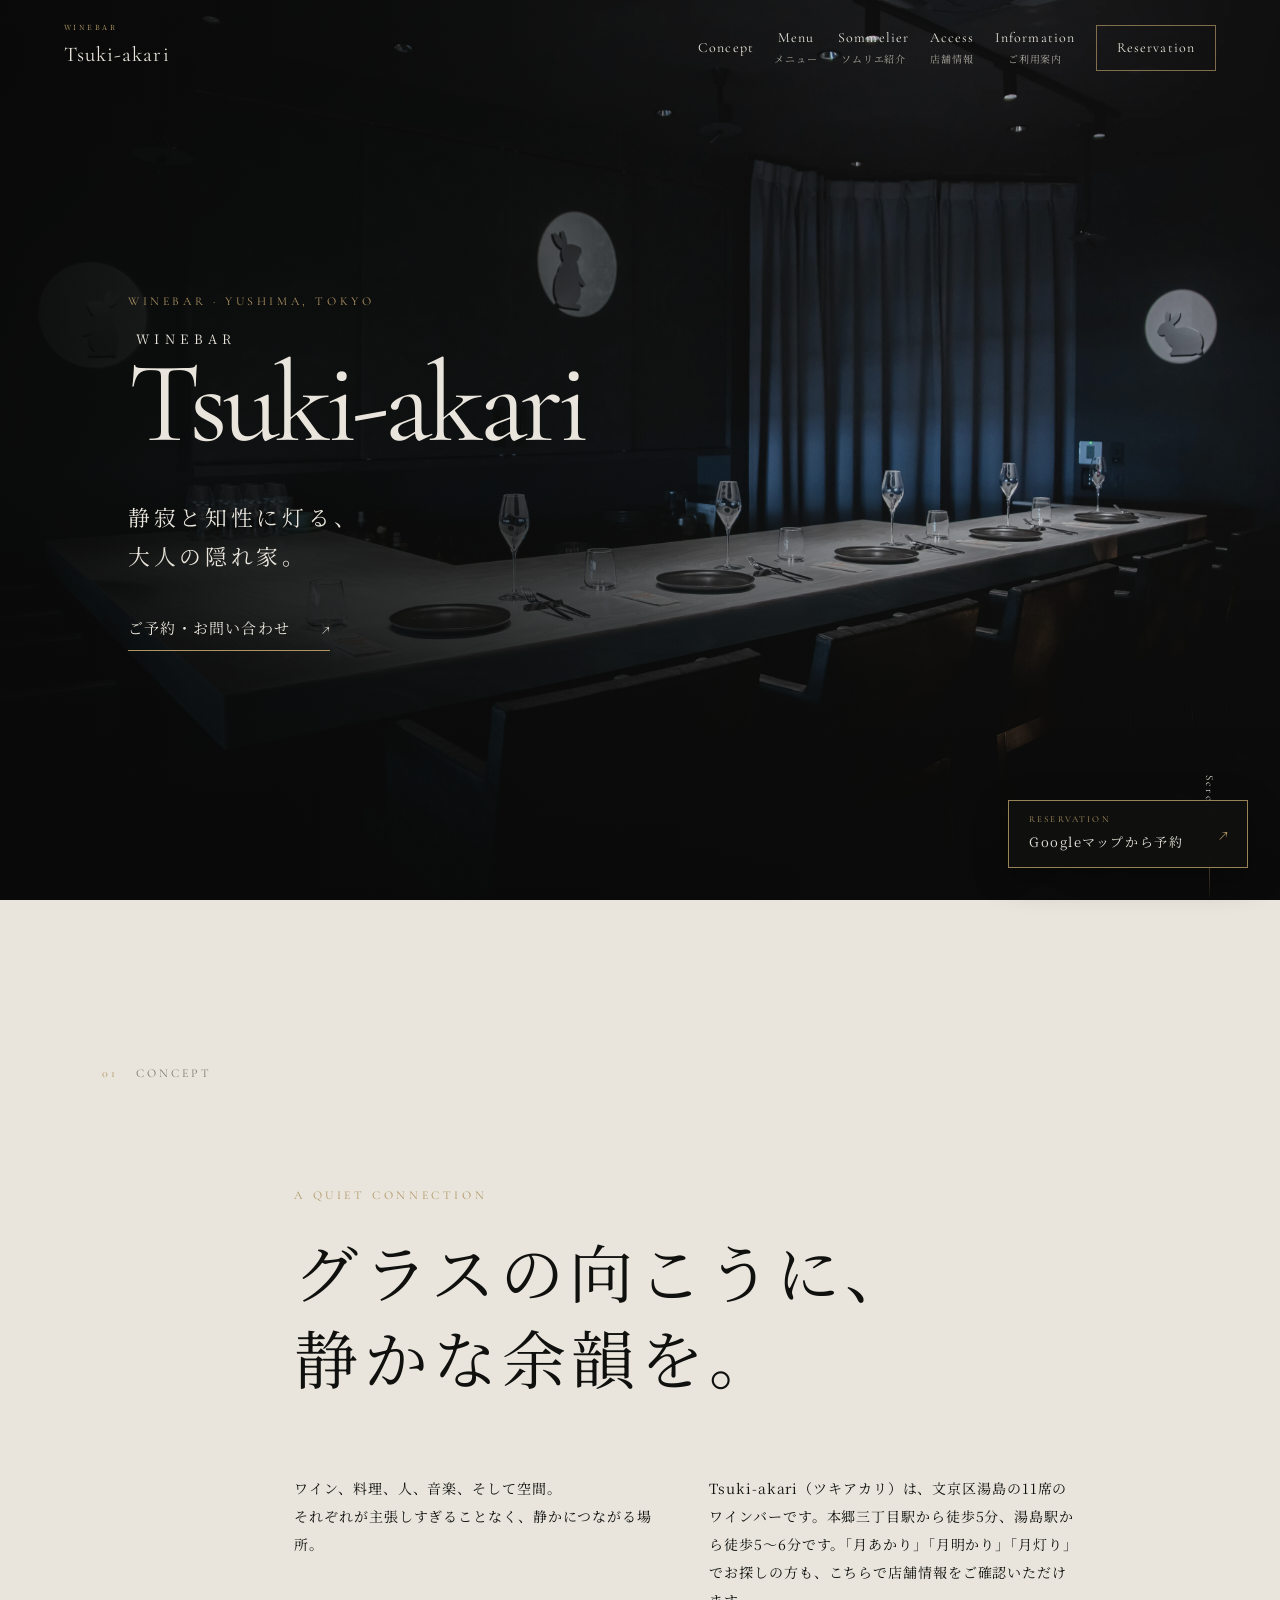
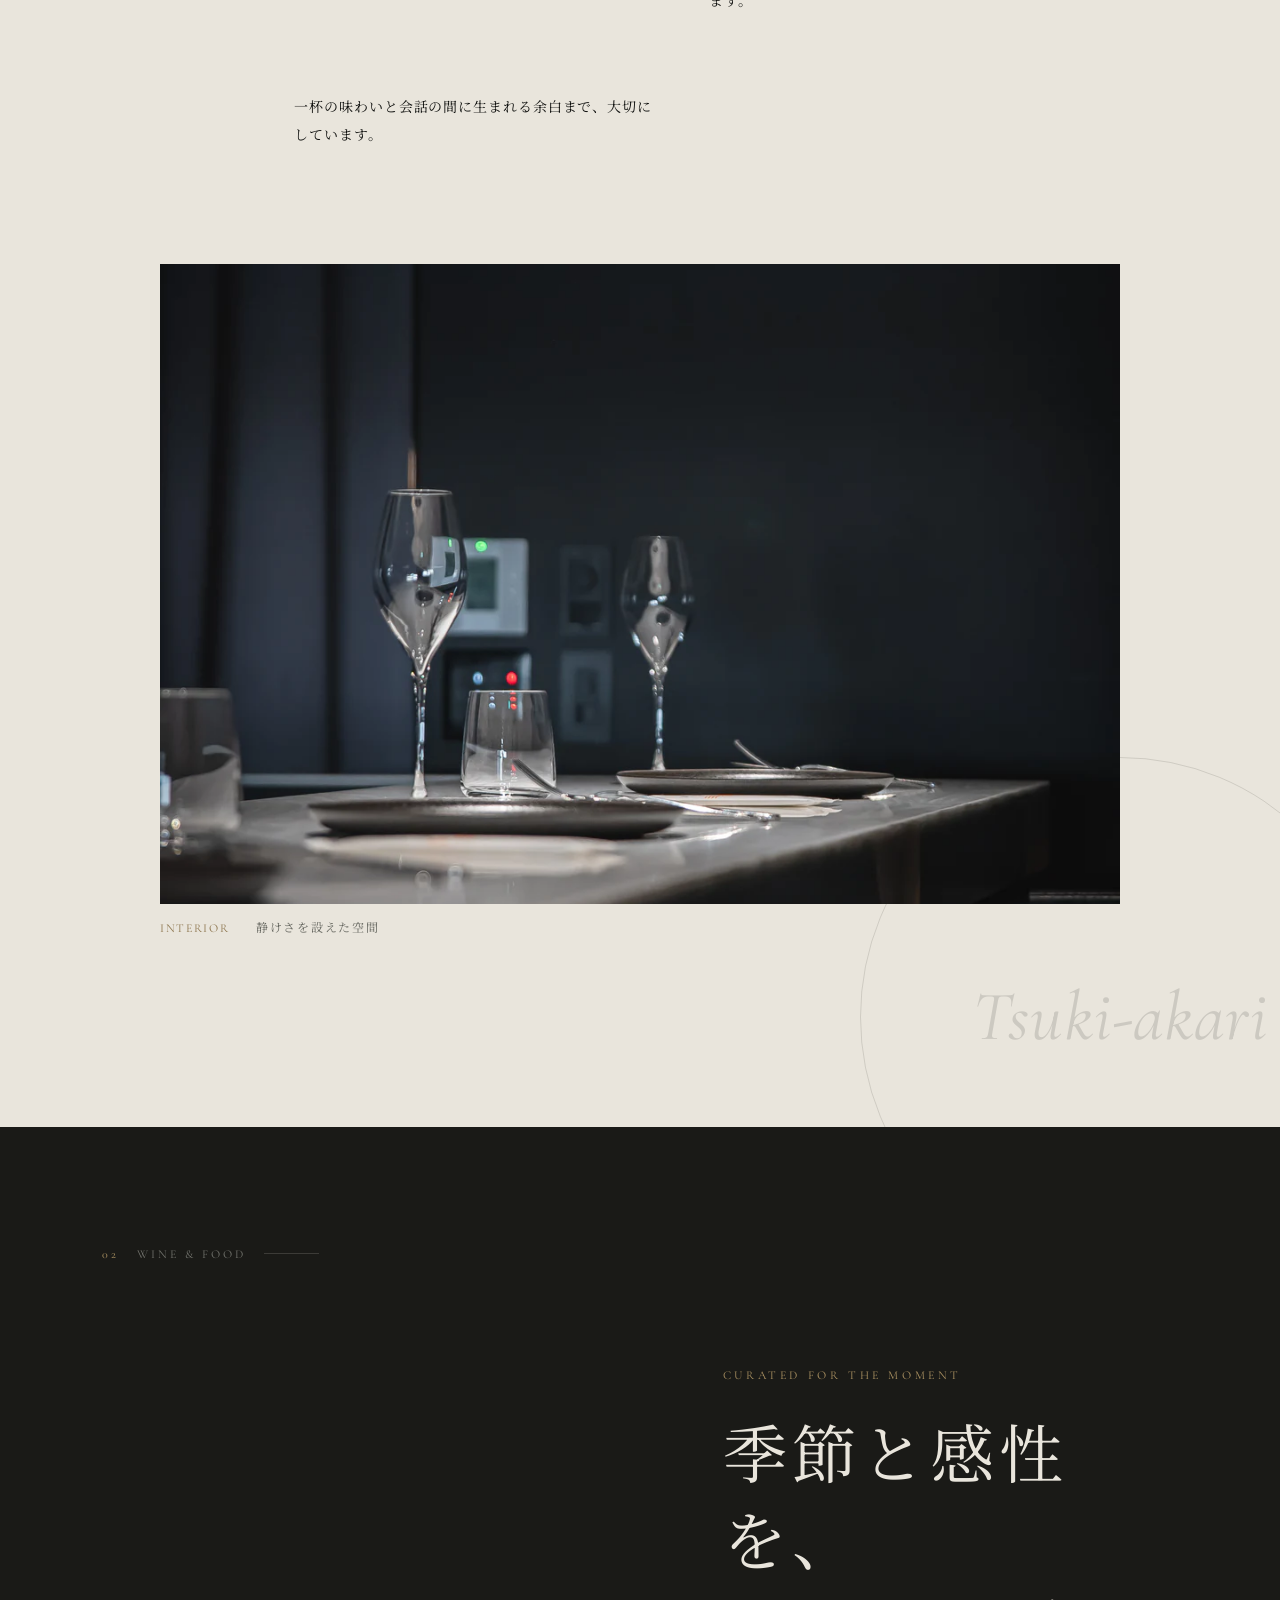
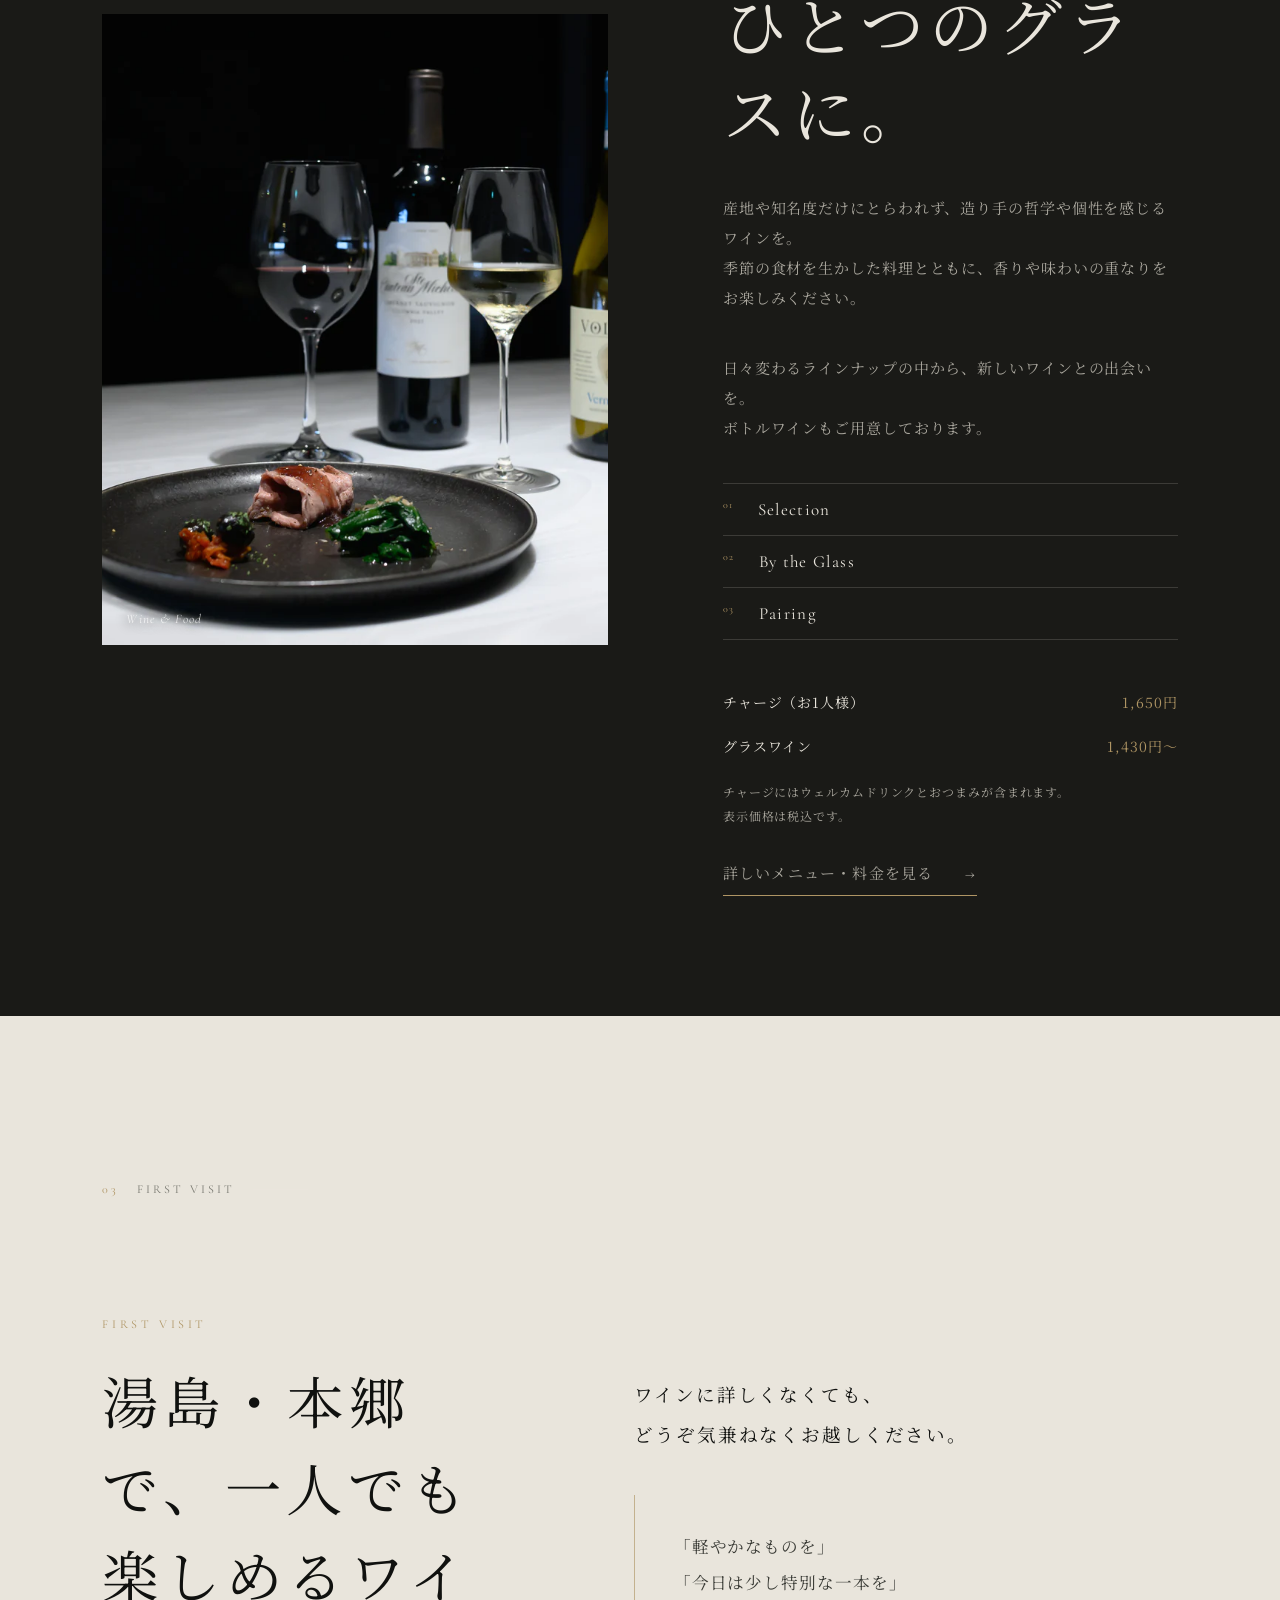
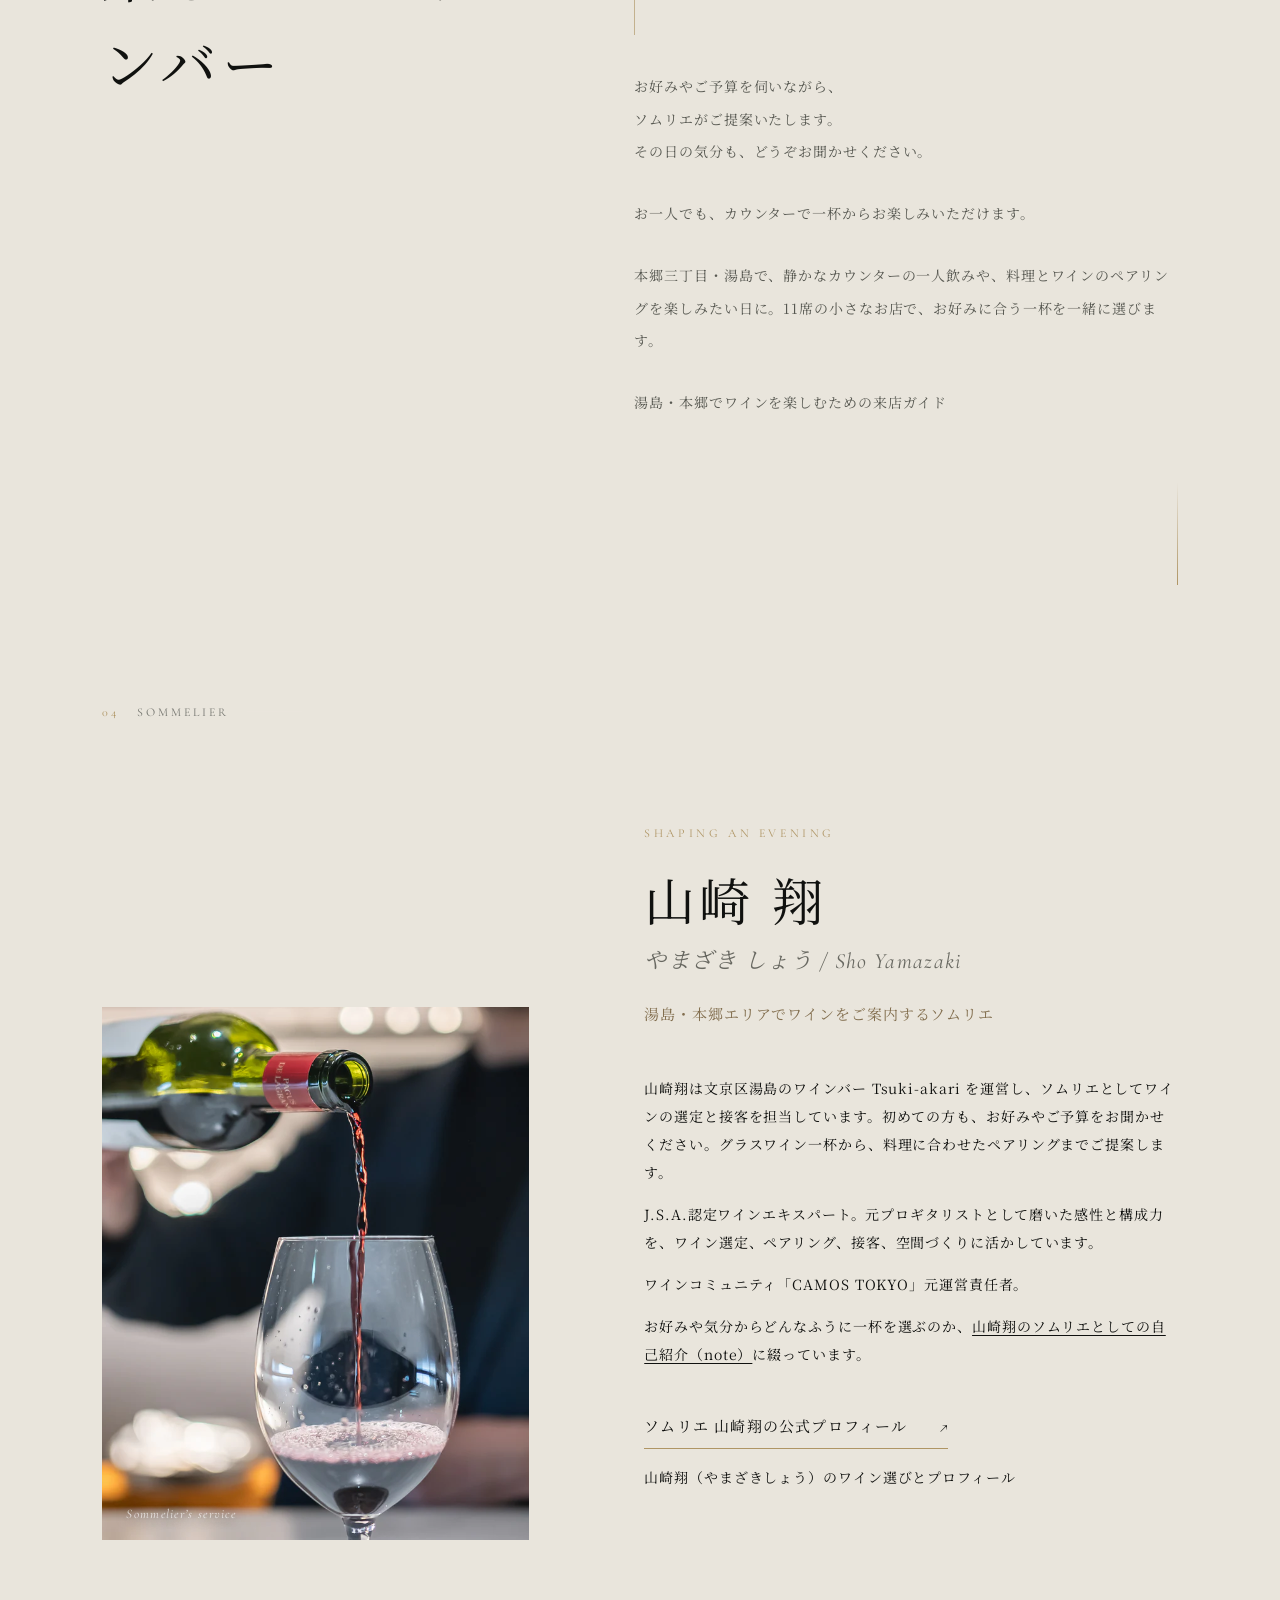
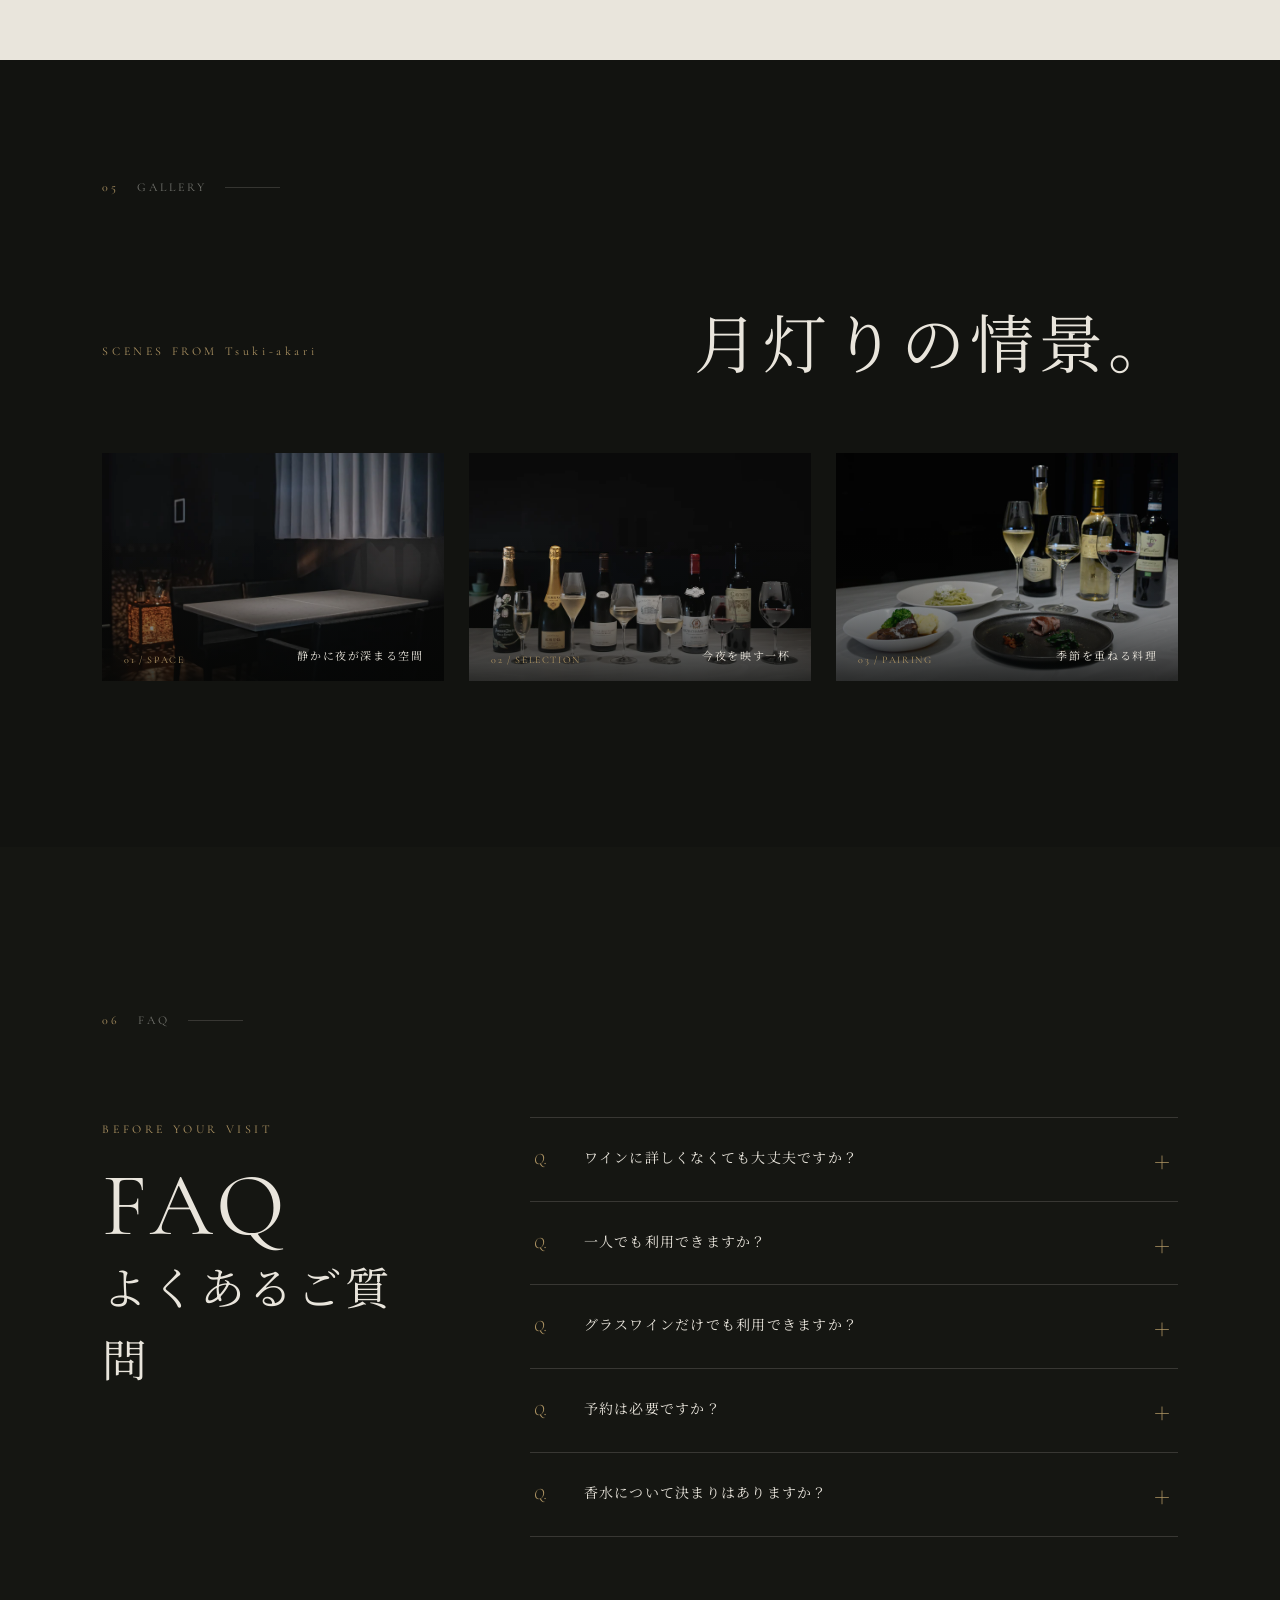
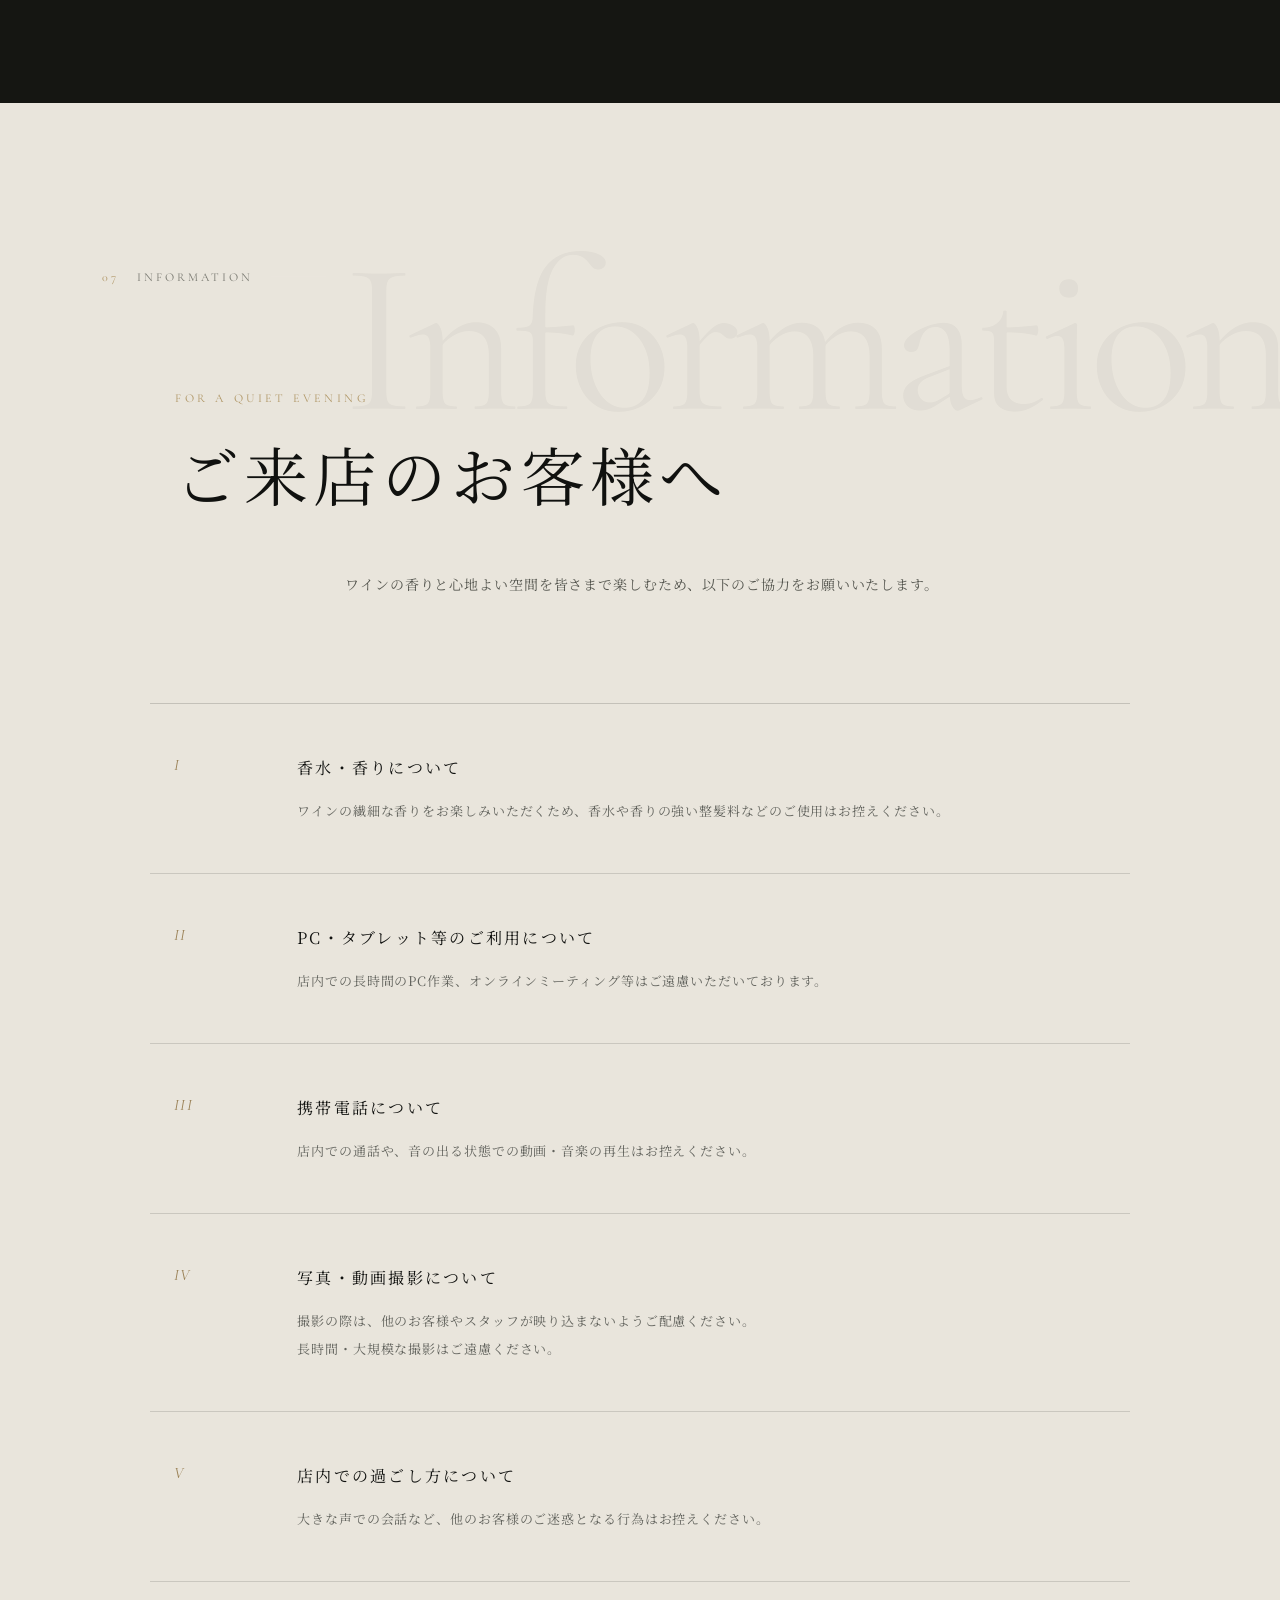
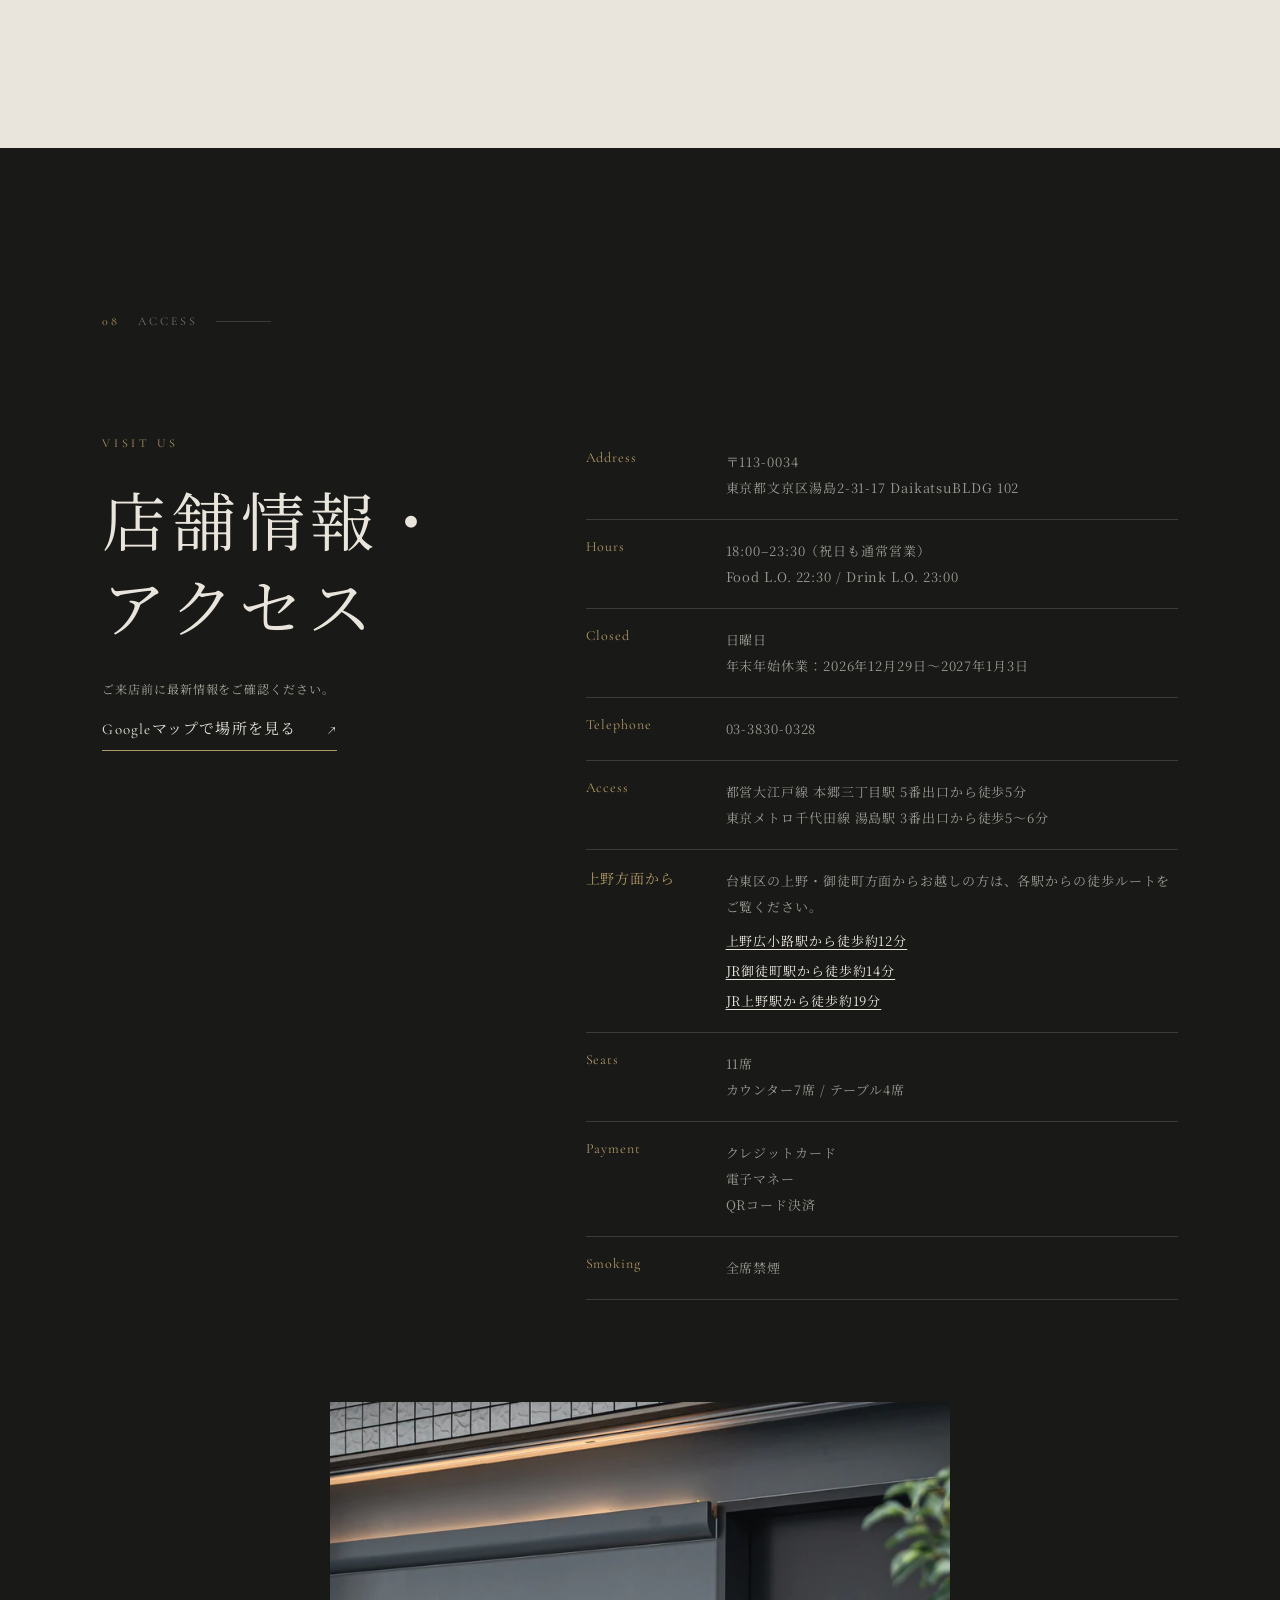
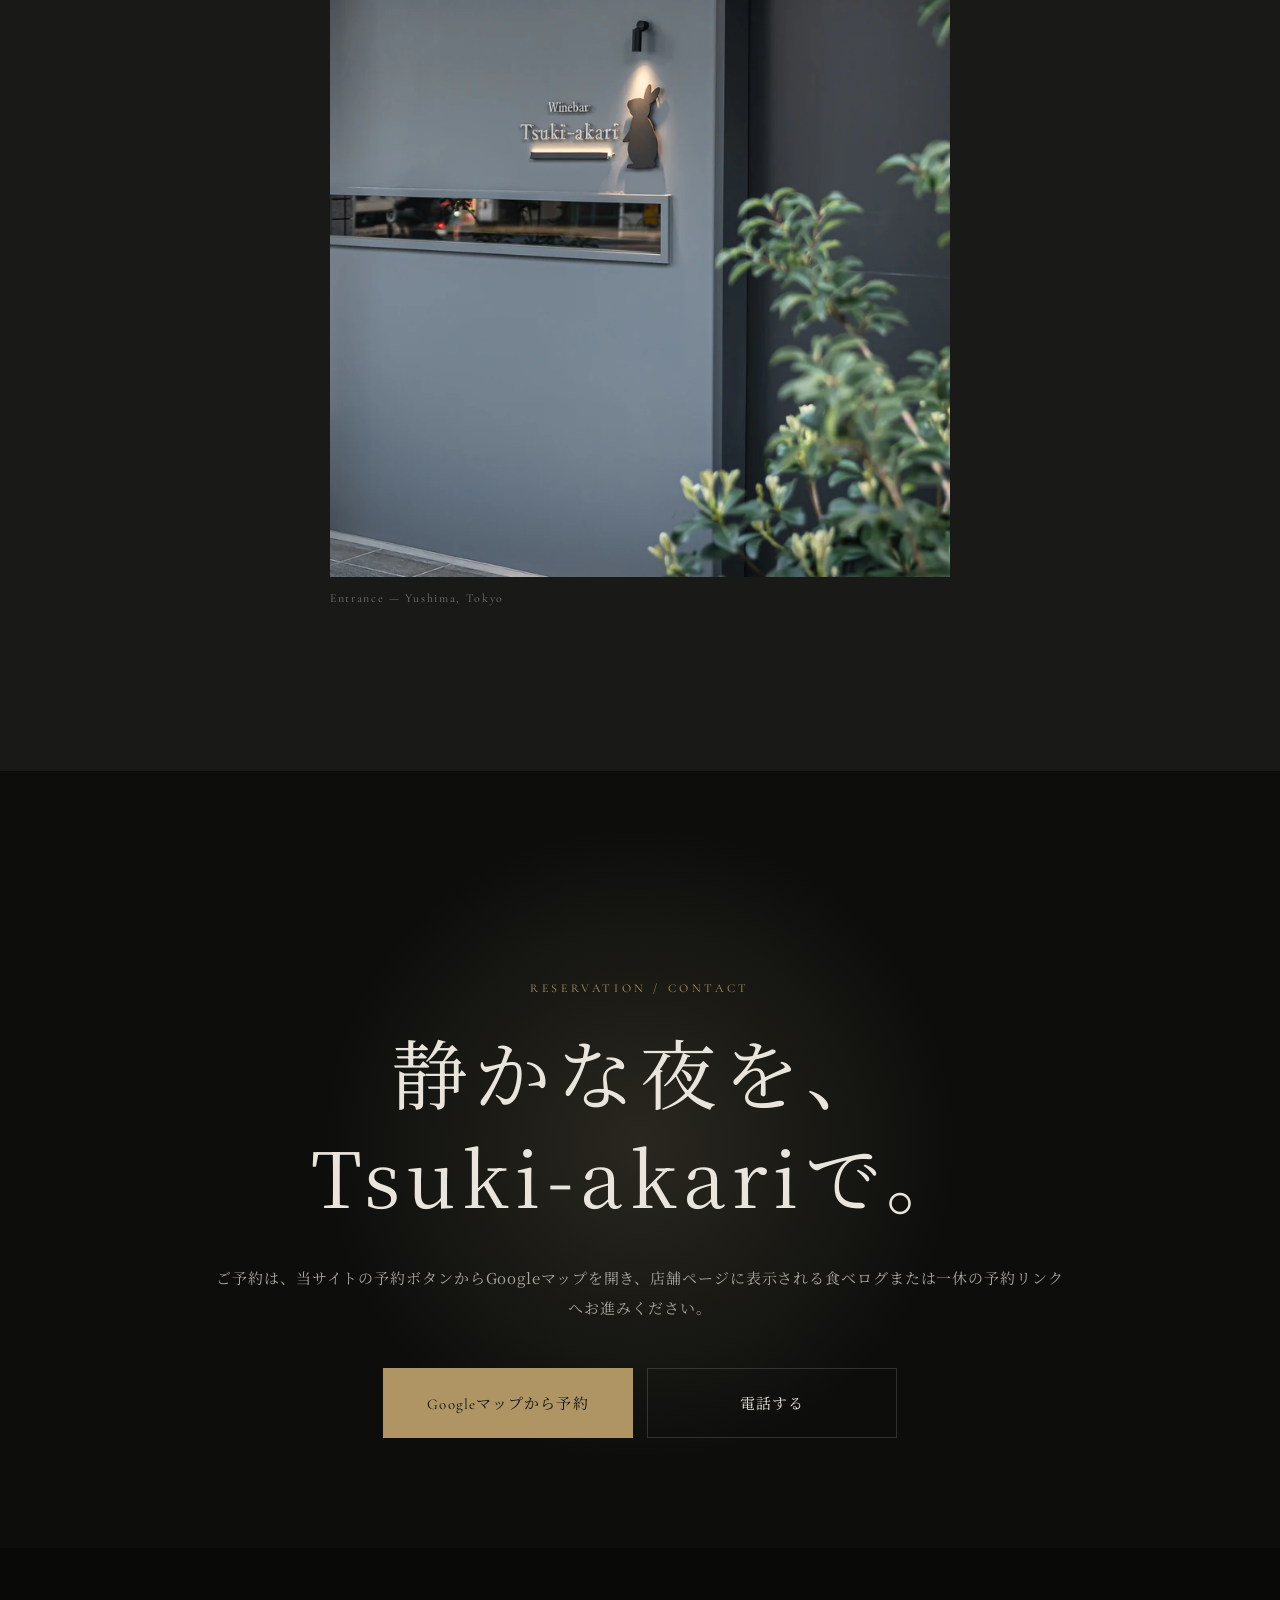
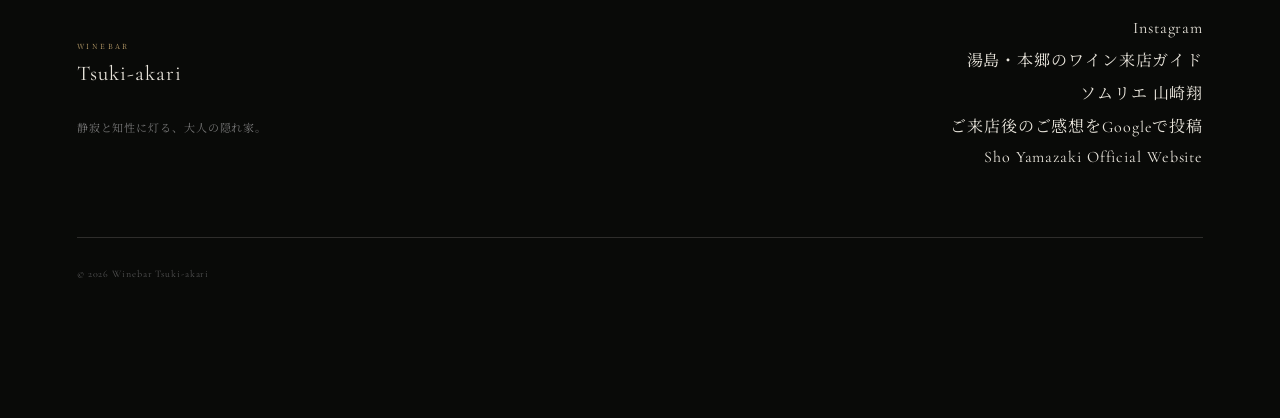
<file: index.html>
<!doctype html>
<html lang="ja">
<head>
  <meta charset="utf-8">
  <meta name="google-site-verification" content="qW3LpEuGRxrEKRUcZHDj2qq6rAwamKDm5X1aUW8A5Xw">
  <meta name="viewport" content="width=device-width, initial-scale=1">
  <title>Tsuki-akari（ツキアカリ）｜湯島・本郷三丁目のワインバー</title>
  <meta name="description" content="Tsuki-akari（ツキアカリ）は文京区湯島の11席のワインバー。ソムリエの山崎翔がお好みに合わせてグラスワインをご提案します。本郷三丁目駅から徒歩5分、湯島駅から徒歩5〜6分、上野広小路駅から徒歩約12分。">
  <meta name="robots" content="index, follow">
  <meta name="theme-color" content="#10110f">
  <link rel="canonical" href="https://tsuki-akari.tokyo/">
  <meta property="og:type" content="website">
  <meta property="og:locale" content="ja_JP">
  <meta property="og:site_name" content="Winebar Tsuki-akari">
  <meta property="og:title" content="Tsuki-akari（ツキアカリ）｜湯島・本郷三丁目のワインバー">
  <meta property="og:description" content="ソムリエが選ぶワインと料理、静かな時間を楽しむ大人の隠れ家。">
  <meta property="og:url" content="https://tsuki-akari.tokyo/">
  <meta property="og:image" content="https://tsuki-akari.tokyo/assets/カウンター.jpeg">
  <meta name="twitter:card" content="summary_large_image">
  <meta name="twitter:title" content="Tsuki-akari（ツキアカリ）｜湯島・本郷三丁目のワインバー">
  <meta name="twitter:description" content="静寂と知性に灯る、大人の隠れ家。">
  <meta name="twitter:image" content="https://tsuki-akari.tokyo/assets/カウンター.jpeg">
  <link rel="icon" href="assets/favicon.svg" type="image/svg+xml">
  <link rel="stylesheet" href="styles.css?v=20261113-2">
  <script type="application/ld+json">
  {
    "@context": "https://schema.org",
    "@type": "BarOrPub",
    "@id": "https://tsuki-akari.tokyo/#winebar",
    "name": "Winebar Tsuki-akari",
    "alternateName": ["Tsuki-akari", "Tsuki akari", "ツキアカリ", "つきあかり", "月あかり", "月明かり", "月灯り"],
    "description": "文京区湯島の11席のワインバー。ソムリエの山崎翔がお好みに合わせてグラスワインをご提案します。本郷三丁目駅から徒歩5分、湯島駅から徒歩5〜6分、上野広小路駅から徒歩約12分。",
    "url": "https://tsuki-akari.tokyo/",
    "image": [
      "https://tsuki-akari.tokyo/assets/counter-hero-pc.webp",
      "https://tsuki-akari.tokyo/assets/entrance-1440.webp"
    ],
    "telephone": "+81-3-3830-0328",
    "address": {
      "@type": "PostalAddress",
      "streetAddress": "湯島2-31-17 DaikatsuBLDG 102",
      "addressLocality": "文京区",
      "addressRegion": "東京都",
      "postalCode": "113-0034",
      "addressCountry": "JP"
    },
    "geo": {
      "@type": "GeoCoordinates",
      "latitude": 35.7071987,
      "longitude": 139.7652812
    },
    "openingHoursSpecification": [
      {
        "@type": "OpeningHoursSpecification",
        "dayOfWeek": ["Monday", "Tuesday", "Wednesday", "Thursday", "Friday", "Saturday"],
        "opens": "18:00",
        "closes": "23:30"
      },
      {
        "@type": "OpeningHoursSpecification",
        "opens": "00:00",
        "closes": "00:00",
        "validFrom": "2026-12-29",
        "validThrough": "2027-01-03"
      }
    ],
    "employee": {"@type":"Person","@id":"https://sho-yamazaki.jp/#person","name":"山崎 翔","alternateName":["山崎翔","やまざき しょう","やまざきしょう","Sho Yamazaki"],"jobTitle":"ソムリエ／飲食DXプロデューサー","url":"https://sho-yamazaki.jp/profile/","sameAs":["https://japanese-sommelier-directory.jp/sommeliers/sommelier-f9677ac8f644","https://note.com/shoyamazaki_jp"],"worksFor":{"@id":"https://tsuki-akari.tokyo/#winebar"}},
    "servesCuisine": ["ワイン", "ワインに合う料理"],
    "priceRange": "チャージ1,650円、グラスワイン1,430円〜（税込）",
    "acceptsReservations": true,
    "hasMenu": "https://tsuki-akari.tokyo/menu/",
    "hasMap": "https://maps.app.goo.gl/y2FB1BbQ5cuPFTFE9",
    "sameAs": "https://www.instagram.com/tsukiakari.winebar/"
  }
  </script>
  <script src="script.js" defer></script>
</head>
<body>
  <a class="skip-link" href="#main">本文へ移動</a>
  <a class="floating-reserve" href="https://maps.app.goo.gl/y2FB1BbQ5cuPFTFE9" target="_blank" rel="noopener noreferrer" aria-label="Googleマップから予約（新しいタブで開きます）">
    <span class="floating-reserve__label">Reservation</span>
    <span class="floating-reserve__text">Googleマップから予約</span>
    <span class="floating-reserve__arrow" aria-hidden="true">↗</span>
  </a>
  <header class="site-header site-header--home" data-header>
    <a class="wordmark" href="#top" aria-label="Winebar Tsuki-akari ホーム">
      <span>Winebar</span> Tsuki-akari
    </a>
    <button class="menu-toggle" type="button" aria-expanded="false" aria-controls="global-nav">
      <span class="sr-only">メニューを開く</span><i></i><i></i>
    </button>
    <nav id="global-nav" class="global-nav" aria-label="メインナビゲーション">
      <a href="#concept">Concept</a>
      <a class="nav-destination" href="menu/">Menu<span>メニュー</span></a>
      <a class="nav-destination" href="#sommelier">Sommelier<span>ソムリエ紹介</span></a>
      <a class="nav-destination" href="#information">Access<span>店舗情報</span></a>
      <a class="nav-destination" href="#guest-information">Information<span>ご利用案内</span></a>
      <a class="nav-reserve" href="#reservation">Reservation</a>
    </nav>
  </header>

  <main id="main">
    <section class="hero" id="top" aria-labelledby="hero-title">
      <div class="hero-art" aria-hidden="true"></div>
      <div class="hero-content reveal is-visible">
        <p class="eyebrow">Winebar · Yushima, Tokyo</p>
        <h1 id="hero-title"><span>Winebar</span>Tsuki-akari</h1>
        <p class="hero-copy">静寂と知性に灯る、<br>大人の隠れ家。</p>
        <a class="text-link" href="#reservation">ご予約・お問い合わせ <span aria-hidden="true">↗</span></a>
      </div>
      <p class="scroll-cue" aria-hidden="true">Scroll <span></span></p>
    </section>

    <section class="section concept" id="concept" aria-labelledby="concept-title">
      <div class="section-label reveal"><span>01</span> Concept</div>
      <div class="concept-copy reveal">
        <p class="eyebrow">A quiet connection</p>
        <h2 id="concept-title">グラスの向こうに、<br>静かな余韻を。</h2>
        <div class="body-copy">
          <p>ワイン、料理、人、音楽、そして空間。<br>それぞれが主張しすぎることなく、静かにつながる場所。</p>
          <p>Tsuki-akari（ツキアカリ）は、文京区湯島の11席のワインバーです。本郷三丁目駅から徒歩5分、湯島駅から徒歩5〜6分です。「月あかり」「月明かり」「月灯り」でお探しの方も、こちらで店舗情報をご確認いただけます。</p>
          <p>一杯の味わいと会話の間に生まれる余白まで、大切にしています。</p>
        </div>
      </div>
      <figure class="concept-image reveal">
        <img src="assets/concept-1080.webp" srcset="assets/concept-1080.webp 1080w, assets/concept-1920.webp 1920w" sizes="(max-width: 520px) calc(100vw - 44px), (max-width: 820px) 84vw, 960px" alt="月とうさぎの意匠が灯る、静かなカウンター席" loading="lazy">
        <figcaption><span>Interior</span> 静けさを設えた空間</figcaption>
      </figure>
      <div class="concept-orbit" aria-hidden="true"><span>Tsuki-akari</span></div>
    </section>

    <section class="section wine" id="wine" aria-labelledby="wine-title">
      <div class="section-label reveal"><span>02</span> Wine &amp; Food</div>
      <div class="wine-layout">
        <figure class="wine-visual reveal"><img src="assets/wine-food-1280.webp" srcset="assets/wine-food-1280.webp 1280w, assets/wine-food-2000.webp 2000w" sizes="(max-width: 440px) 161.25vw, (max-width: 520px) 712.5px, 975px" alt="ワインと季節の料理のペアリング" loading="lazy"><figcaption>Wine &amp; Food</figcaption></figure>
        <div class="wine-copy reveal">
          <p class="eyebrow">Curated for the moment</p>
          <h2 id="wine-title">季節と感性を、<br>ひとつのグラスに。</h2>
          <p>産地や知名度だけにとらわれず、造り手の哲学や個性を感じるワインを。<br>季節の食材を生かした料理とともに、香りや味わいの重なりをお楽しみください。</p>
          <p>日々変わるラインナップの中から、新しいワインとの出会いを。<br>ボトルワインもご用意しております。</p>
          <ul class="wine-points">
            <li><span>01</span> Selection</li><li><span>02</span> By the Glass</li><li><span>03</span> Pairing</li>
          </ul>
          <div class="wine-pricing">
            <dl>
              <div><dt>チャージ（お1人様）</dt><dd>1,650円</dd></div>
              <div><dt>グラスワイン</dt><dd>1,430円〜</dd></div>
            </dl>
            <p>チャージにはウェルカムドリンクとおつまみが含まれます。<br>表示価格は税込です。</p>
          </div>
          <a class="text-link muted-link" href="menu/">詳しいメニュー・料金を見る <span aria-hidden="true">→</span></a>
        </div>
      </div>
    </section>

    <section class="section first-visit editorial-section editorial-section--light" id="first-visit" aria-labelledby="first-visit-title">
      <div class="section-label reveal"><span>03</span> First Visit</div>
      <div class="editorial-heading reveal">
        <p class="eyebrow">First Visit</p>
        <h2 id="first-visit-title">湯島・本郷で、一人でも楽しめるワインバー</h2>
      </div>
      <div class="editorial-copy reveal">
        <p class="editorial-lead">ワインに詳しくなくても、<br>どうぞ気兼ねなくお越しください。</p>
        <p class="spoken-words">「軽やかなものを」<br>「今日は少し特別な一本を」</p>
        <p>お好みやご予算を伺いながら、<br>ソムリエがご提案いたします。<br>その日の気分も、どうぞお聞かせください。</p>
        <p>お一人でも、カウンターで一杯からお楽しみいただけます。</p>
        <p>本郷三丁目・湯島で、静かなカウンターの一人飲みや、料理とワインのペアリングを楽しみたい日に。11席の小さなお店で、お好みに合う一杯を一緒に選びます。</p><p><a href="wine-guide/">湯島・本郷でワインを楽しむための来店ガイド</a></p>
      </div>
    </section>

    <section class="section sommelier" id="sommelier" aria-labelledby="sommelier-title">
      <div class="section-label reveal"><span>04</span> Sommelier</div>
      <div class="sommelier-layout">
        <figure class="portrait-placeholder reveal"><img src="assets/sommelier-1280.webp" srcset="assets/sommelier-1280.webp 1280w, assets/sommelier-2000.webp 2000w" sizes="(max-width: 440px) 161.25vw, (max-width: 520px) 712.5px, (max-width: 666px) 135vw, (max-width: 820px) 900px, 975px" alt="湯島のワインバーTsuki-akariで赤ワインを注ぐソムリエ山崎翔" loading="lazy"><figcaption>Sommelier’s service</figcaption></figure>
        <div class="sommelier-copy reveal">
          <p class="eyebrow">Shaping an evening</p>
          <h2 id="sommelier-title">山崎 翔 <small>やまざき しょう / Sho Yamazaki</small></h2>
          <p class="role">湯島・本郷エリアでワインをご案内するソムリエ</p>
          <p>山崎翔は文京区湯島のワインバー Tsuki-akari を運営し、ソムリエとしてワインの選定と接客を担当しています。初めての方も、お好みやご予算をお聞かせください。グラスワイン一杯から、料理に合わせたペアリングまでご提案します。</p>
          <p>J.S.A.認定ワインエキスパート。元プロギタリストとして磨いた感性と構成力を、ワイン選定、ペアリング、接客、空間づくりに活かしています。</p>
          <p>ワインコミュニティ「CAMOS TOKYO」元運営責任者。</p>
          <p>お好みや気分からどんなふうに一杯を選ぶのか、<a class="sommelier-note-link" href="https://note.com/shoyamazaki_jp/n/na6c2dc7b15ae">山崎翔のソムリエとしての自己紹介（note）</a>に綴っています。</p>
          <a class="text-link" href="https://sho-yamazaki.jp/profile/" target="_blank" rel="noopener noreferrer">ソムリエ 山崎翔の公式プロフィール <span aria-hidden="true">↗</span></a>
        <p><a href="sommelier/">山崎翔（やまざきしょう）のワイン選びとプロフィール</a></p></div>
      </div>
    </section>

    <section class="section gallery" id="gallery" aria-labelledby="gallery-title">
      <div class="section-label reveal"><span>05</span> Gallery</div>
      <div class="section-intro reveal"><p class="eyebrow">Scenes from <span class="brand-name">Tsuki-akari</span></p><h2 id="gallery-title">月灯りの情景。</h2></div>
      <div class="gallery-grid">
        <figure class="gallery-item gallery-item--large reveal"><img src="assets/gallery-space-800.webp" srcset="assets/gallery-space-800.webp 800w, assets/gallery-space-1200.webp 1200w" sizes="(max-width: 520px) calc(100vw - 44px), (max-width: 820px) 42vw, (max-width: 1476px) 28vw, 414px" alt="柔らかな灯りに照らされたテーブル席" loading="lazy"><figcaption><span>01 / Space</span>静かに夜が深まる空間</figcaption></figure>
        <figure class="gallery-item reveal"><img src="assets/gallery-wine-800.webp" srcset="assets/gallery-wine-800.webp 800w, assets/gallery-wine-1200.webp 1200w" sizes="(max-width: 520px) calc(100vw - 44px), (max-width: 820px) 42vw, (max-width: 1476px) 28vw, 414px" alt="カウンターに並ぶ厳選されたワインとグラス" loading="lazy"><figcaption><span>02 / Selection</span>今夜を映す一杯</figcaption></figure>
        <figure class="gallery-item reveal"><img src="assets/gallery-pairing-800.webp" srcset="assets/gallery-pairing-800.webp 800w, assets/gallery-pairing-1200.webp 1200w" sizes="(max-width: 520px) calc(100vw - 44px), (max-width: 820px) 42vw, (max-width: 1476px) 28vw, 414px" alt="複数の料理と赤・白・スパークリングワイン" loading="lazy"><figcaption><span>03 / Pairing</span>季節を重ねる料理</figcaption></figure>
      </div>
    </section>

    <section class="section faq" id="faq" aria-labelledby="faq-title">
      <div class="section-label reveal"><span>06</span> FAQ</div>
      <div class="faq-layout">
        <div class="faq-heading reveal">
          <p class="eyebrow">Before your visit</p>
          <h2 id="faq-title"><span>FAQ</span>よくあるご質問</h2>
        </div>
        <div class="faq-list reveal">
          <details><summary><span>Q.</span>ワインに詳しくなくても大丈夫ですか？</summary><div class="faq-answer"><span>A.</span><p>もちろんです。お好みを伺い、ソムリエがご提案します。</p></div></details>
          <details><summary><span>Q.</span>一人でも利用できますか？</summary><div class="faq-answer"><span>A.</span><p>はい。お一人でのご来店も歓迎しております。</p></div></details>
          <details><summary><span>Q.</span>グラスワインだけでも利用できますか？</summary><div class="faq-answer"><span>A.</span><p>はい。グラスワイン一杯からお楽しみいただけます。</p></div></details>
          <details><summary><span>Q.</span>予約は必要ですか？</summary><div class="faq-answer"><span>A.</span><p>お席に限りがございますので、事前のご予約をおすすめしております。</p></div></details>
          <details><summary><span>Q.</span>香水について決まりはありますか？</summary><div class="faq-answer"><span>A.</span><p>香水や香りの強い整髪料はお控えください。詳しくは<a href="#guest-information">ご利用案内</a>をご覧ください。</p></div></details>
        </div>
      </div>
    </section>

    <section class="section guest-information" id="guest-information" aria-labelledby="guest-information-title">
      <div class="section-label reveal"><span>07</span> Information</div>
      <div class="guest-information__heading reveal">
        <p class="eyebrow">For a quiet evening</p>
        <h2 id="guest-information-title">ご来店のお客様へ</h2>
        <p class="guest-information__lead">ワインの香りと心地よい空間を皆さまで楽しむため、以下のご協力をお願いいたします。</p>
      </div>
      <div class="etiquette-list">
        <article class="etiquette-item reveal">
          <p class="etiquette-item__number" aria-hidden="true">I</p>
          <div><h3>香水・香りについて</h3><p>ワインの繊細な香りをお楽しみいただくため、香水や香りの強い整髪料などのご使用はお控えください。</p></div>
        </article>
        <article class="etiquette-item reveal">
          <p class="etiquette-item__number" aria-hidden="true">II</p>
          <div><h3>PC・タブレット等のご利用について</h3><p>店内での長時間のPC作業、オンラインミーティング等はご遠慮いただいております。</p></div>
        </article>
        <article class="etiquette-item reveal">
          <p class="etiquette-item__number" aria-hidden="true">III</p>
          <div><h3>携帯電話について</h3><p>店内での通話や、音の出る状態での動画・音楽の再生はお控えください。</p></div>
        </article>
        <article class="etiquette-item reveal">
          <p class="etiquette-item__number" aria-hidden="true">IV</p>
          <div><h3>写真・動画撮影について</h3><p>撮影の際は、他のお客様やスタッフが映り込まないようご配慮ください。<br>長時間・大規模な撮影はご遠慮ください。</p></div>
        </article>
        <article class="etiquette-item reveal">
          <p class="etiquette-item__number" aria-hidden="true">V</p>
          <div><h3>店内での過ごし方について</h3><p>大きな声での会話など、他のお客様のご迷惑となる行為はお控えください。</p></div>
        </article>
      </div>
    </section>

    <section class="section information" id="information" aria-labelledby="information-title">
      <div class="section-label reveal"><span>08</span> Access</div>
      <div class="info-layout">
        <div class="reveal">
          <p class="eyebrow">Visit us</p>
          <h2 id="information-title">店舗情報・アクセス</h2>
          <p class="info-note">ご来店前に最新情報をご確認ください。</p>
          <a class="text-link" href="https://maps.app.goo.gl/y2FB1BbQ5cuPFTFE9" target="_blank" rel="noopener noreferrer">Googleマップで場所を見る <span aria-hidden="true">↗</span></a>
        </div>
        <dl class="info-list reveal">
          <div><dt>Address</dt><dd>〒113-0034<br>東京都文京区湯島2-31-17 DaikatsuBLDG 102</dd></div>
          <div><dt>Hours</dt><dd>18:00–23:30（祝日も通常営業）<br>Food L.O. 22:30 / Drink L.O. 23:00</dd></div>
          <div><dt>Closed</dt><dd>日曜日<br>年末年始休業：2026年12月29日〜2027年1月3日</dd></div>
          <div><dt>Telephone</dt><dd><a href="tel:0338300328">03-3830-0328</a></dd></div>
          <div><dt>Access</dt><dd>都営大江戸線 本郷三丁目駅 5番出口から徒歩5分<br>東京メトロ千代田線 湯島駅 3番出口から徒歩5〜6分</dd></div>
          <div>
            <dt>上野方面から</dt>
            <dd>
              <p class="access-intro">台東区の上野・御徒町方面からお越しの方は、各駅からの徒歩ルートをご覧ください。</p>
              <ul class="access-routes">
                <li><a href="https://www.google.com/maps/dir/?api=1&amp;origin=%E6%9D%B1%E4%BA%AC%E3%83%A1%E3%83%88%E3%83%AD%E4%B8%8A%E9%87%8E%E5%BA%83%E5%B0%8F%E8%B7%AF%E9%A7%85&amp;destination=Winebar%20Tsuki-akari%20%E6%9D%B1%E4%BA%AC%E9%83%BD%E6%96%87%E4%BA%AC%E5%8C%BA%E6%B9%AF%E5%B3%B62-31-17&amp;travelmode=walking">上野広小路駅から徒歩約12分</a></li>
                <li><a href="https://www.google.com/maps/dir/?api=1&amp;origin=JR%E5%BE%A1%E5%BE%92%E7%94%BA%E9%A7%85&amp;destination=Winebar%20Tsuki-akari%20%E6%9D%B1%E4%BA%AC%E9%83%BD%E6%96%87%E4%BA%AC%E5%8C%BA%E6%B9%AF%E5%B3%B62-31-17&amp;travelmode=walking">JR御徒町駅から徒歩約14分</a></li>
                <li><a href="https://www.google.com/maps/dir/?api=1&amp;origin=JR%E4%B8%8A%E9%87%8E%E9%A7%85&amp;destination=Winebar%20Tsuki-akari%20%E6%9D%B1%E4%BA%AC%E9%83%BD%E6%96%87%E4%BA%AC%E5%8C%BA%E6%B9%AF%E5%B3%B62-31-17&amp;travelmode=walking">JR上野駅から徒歩約19分</a></li>
              </ul>
            </dd>
          </div>
          <div><dt>Seats</dt><dd>11席<br>カウンター7席 / テーブル4席</dd></div>
          <div><dt>Payment</dt><dd>クレジットカード<br>電子マネー<br>QRコード決済</dd></div>
          <div><dt>Smoking</dt><dd>全席禁煙</dd></div>
        </dl>
      </div>
      <figure class="entrance-image reveal"><img src="assets/entrance-1440.webp" srcset="assets/entrance-1440.webp 1440w, assets/entrance-2400.webp 2400w" sizes="(max-width: 440px) 161.25vw, (max-width: 520px) 712.5px, (max-width: 738px) 157.5vw, 1162.5px" alt="Winebar Tsuki-akariの落ち着いた店舗入口" loading="lazy"><figcaption>Entrance — Yushima, Tokyo</figcaption></figure>
    </section>

    <section class="reservation" id="reservation" aria-labelledby="reservation-title">
      <div class="reservation-inner reveal">
        <p class="eyebrow">Reservation / Contact</p>
        <h2 id="reservation-title">静かな夜を、<br>Tsuki-akariで。</h2>
        <p>ご予約は、当サイトの予約ボタンからGoogleマップを開き、店舗ページに表示される食べログまたは一休の予約リンクへお進みください。</p>
        <div class="reservation-actions">
          <a class="button" href="https://maps.app.goo.gl/y2FB1BbQ5cuPFTFE9" target="_blank" rel="noopener noreferrer">Googleマップから予約</a>
          <a class="button button--ghost" href="tel:0338300328">電話する</a>
        </div>
      </div>
    </section>
  </main>

  <footer class="site-footer" id="footer-links">
    <div class="footer-brand"><p class="wordmark"><span>Winebar</span> Tsuki-akari</p><p>静寂と知性に灯る、大人の隠れ家。</p></div>
    <nav aria-label="関連リンク">
      <a href="https://www.instagram.com/tsukiakari.winebar/" target="_blank" rel="noopener noreferrer">Instagram</a>
      <a href="wine-guide/">湯島・本郷のワイン来店ガイド</a>
      <a href="sommelier/">ソムリエ 山崎翔</a>
      <a href="https://g.page/r/Ced1I6DqXrGtEAI/review" target="_blank" rel="noopener noreferrer">ご来店後のご感想をGoogleで投稿</a>
      <a href="https://sho-yamazaki.jp/" target="_blank" rel="noopener noreferrer">Sho Yamazaki Official Website</a>
    </nav>
    <p class="copyright">&copy; <span data-year></span> Winebar Tsuki-akari</p>
  </footer>
</body>
</html>
</file>
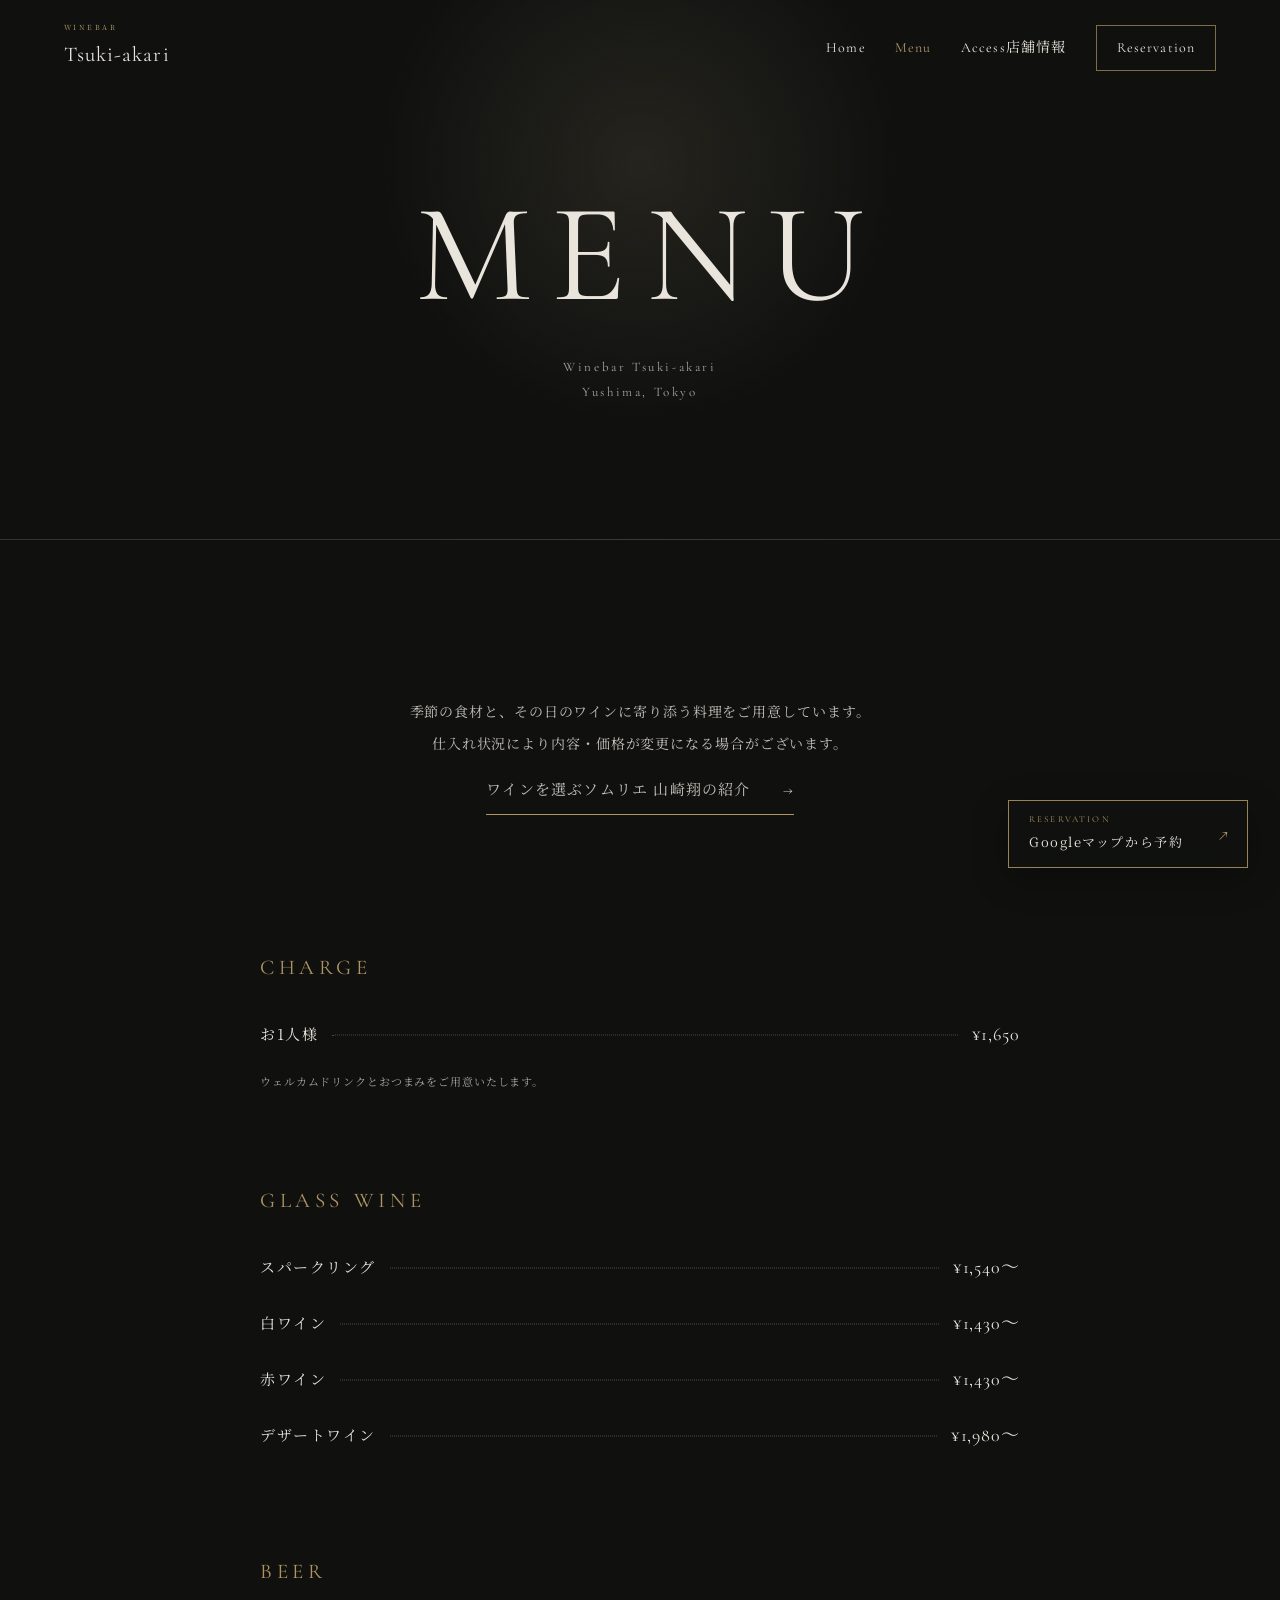
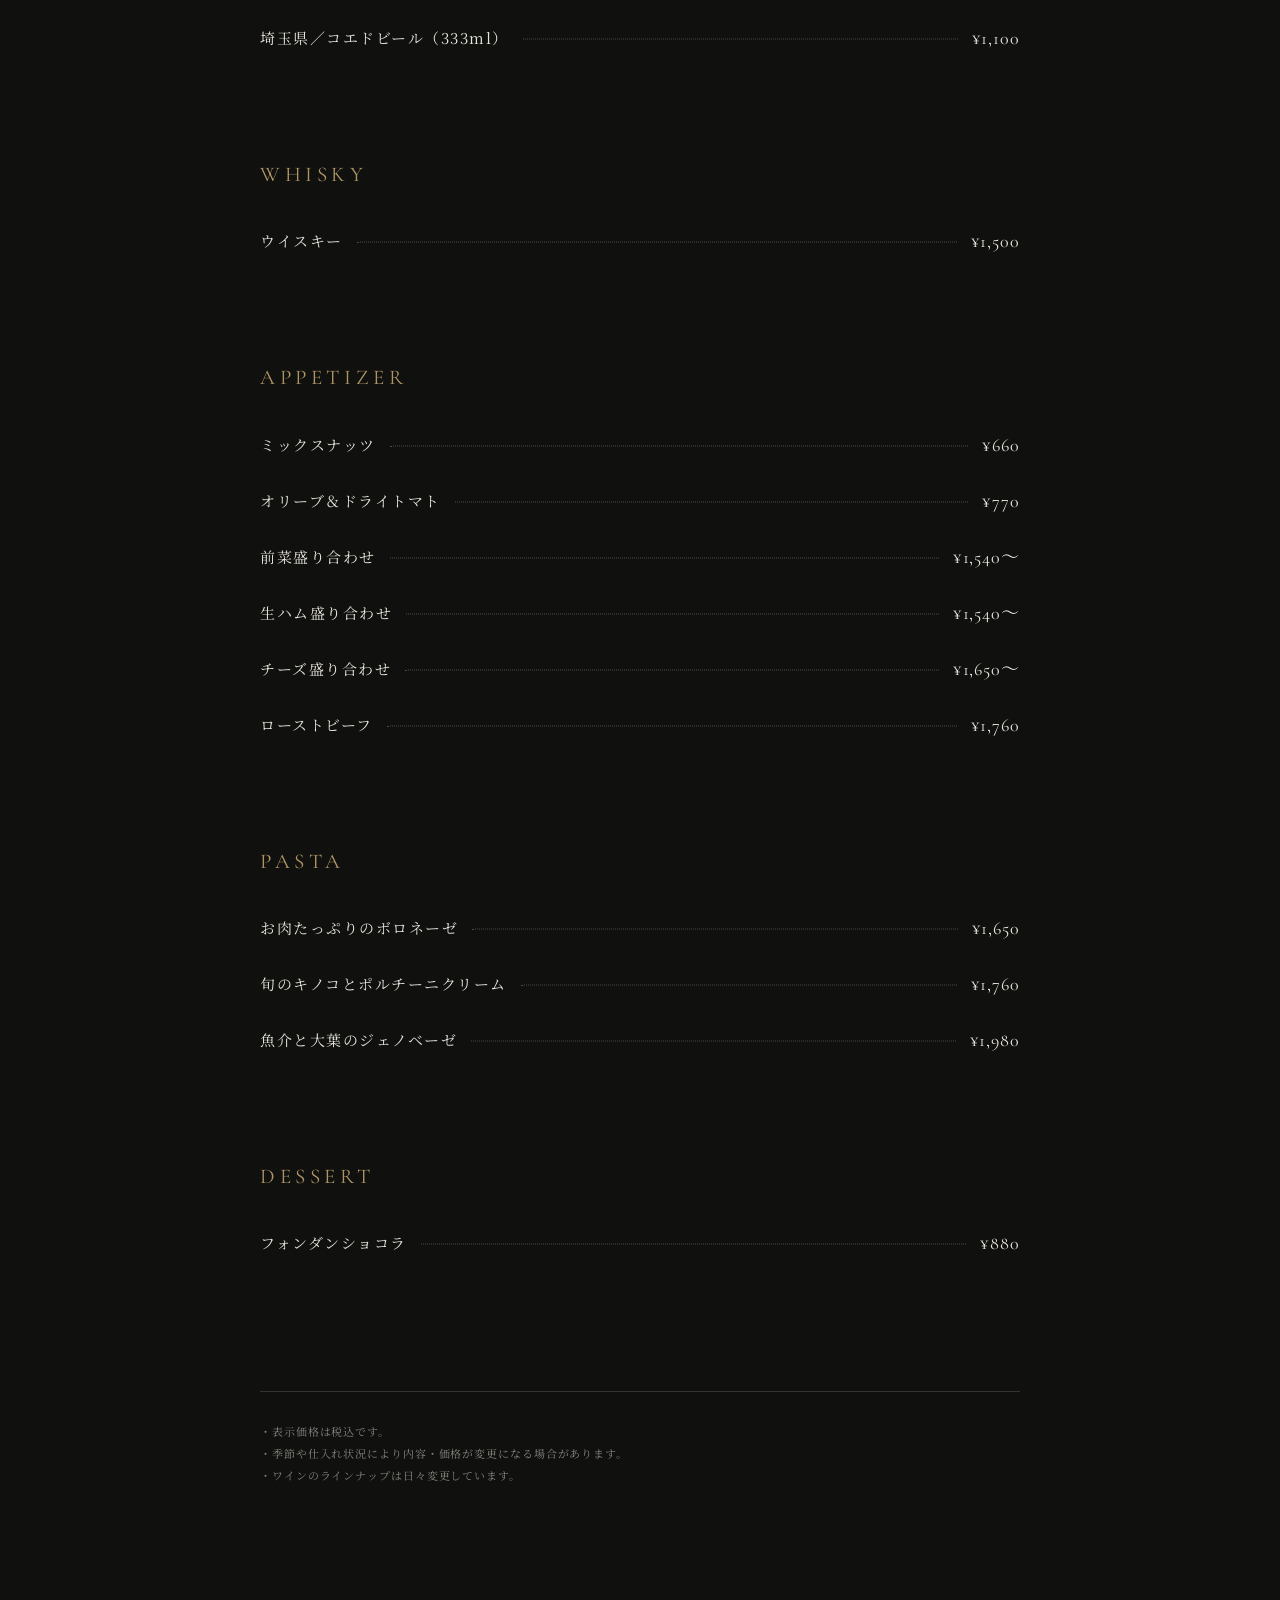
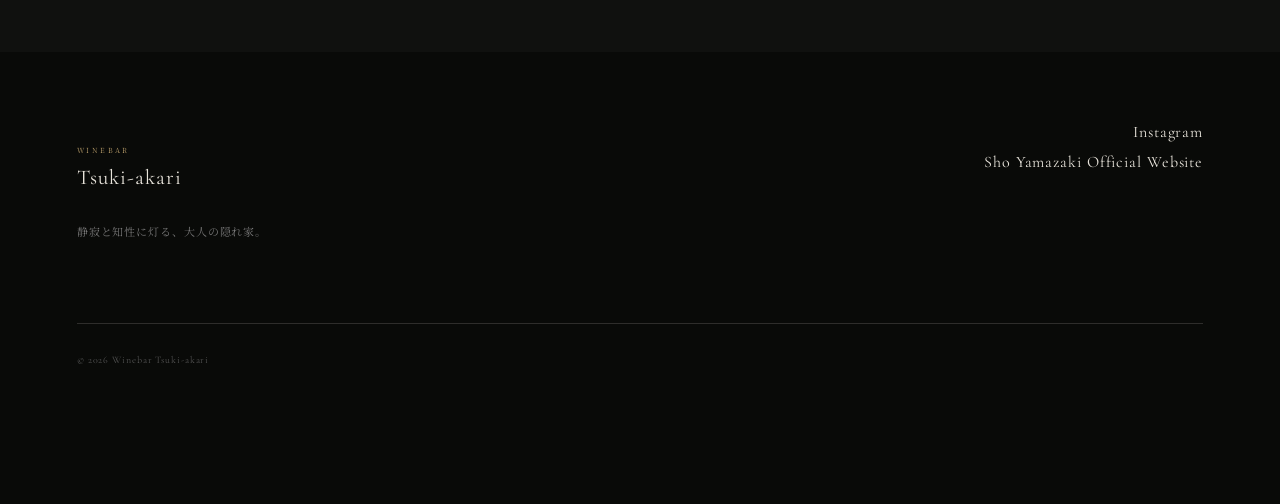
<file: menu/index.html>
<!doctype html>
<html lang="ja">
<head>
  <meta charset="utf-8">
  <meta name="viewport" content="width=device-width, initial-scale=1">
  <title>メニュー・料金｜Winebar Tsuki-akari（湯島）</title>
  <meta name="description" content="文京区湯島のWinebar Tsuki-akariのメニューと税込料金。グラスワイン、前菜、パスタ、チャージの内容をご案内します。">
  <meta name="robots" content="index, follow">
  <meta name="theme-color" content="#10110f">
  <link rel="canonical" href="https://tsuki-akari.tokyo/menu/">
  <link rel="icon" href="../assets/favicon.svg" type="image/svg+xml">
  <link rel="stylesheet" href="../styles.css?v=20260907-3">
  <script src="../script.js" defer></script>
</head>
<body class="menu-page">
  <a class="skip-link" href="#main">本文へ移動</a>
  <a class="floating-reserve" href="https://maps.app.goo.gl/y2FB1BbQ5cuPFTFE9" target="_blank" rel="noopener noreferrer" aria-label="Googleマップから予約（新しいタブで開きます）">
    <span class="floating-reserve__label">Reservation</span>
    <span class="floating-reserve__text">Googleマップから予約</span>
    <span class="floating-reserve__arrow" aria-hidden="true">↗</span>
  </a>
  <header class="site-header" data-header>
    <a class="wordmark" href="../" aria-label="Winebar Tsuki-akari ホーム">
      <span>Winebar</span> Tsuki-akari
    </a>
    <button class="menu-toggle" type="button" aria-expanded="false" aria-controls="global-nav">
      <span class="sr-only">メニューを開く</span><i></i><i></i>
    </button>
    <nav id="global-nav" class="global-nav" aria-label="メインナビゲーション">
      <a href="../">Home</a><a class="is-current" href="./" aria-current="page">Menu</a><a class="nav-destination" href="../#information">Access<span>店舗情報</span></a>
      <a class="nav-reserve" href="../#reservation">Reservation</a>
    </nav>
  </header>

  <main id="main">
    <section class="menu-hero" aria-labelledby="menu-title">
      <div class="menu-hero__inner reveal is-visible">
        <h1 id="menu-title">MENU</h1>
        <p>Winebar Tsuki-akari<br>Yushima, Tokyo</p>
      </div>
    </section>

    <section class="menu-content" aria-label="メニュー一覧">
      <div class="menu-intro reveal">
        <p>季節の食材と、その日のワインに寄り添う料理をご用意しています。<br>仕入れ状況により内容・価格が変更になる場合がございます。</p>
        <a class="text-link" href="../#sommelier">ワインを選ぶソムリエ 山崎翔の紹介 <span aria-hidden="true">→</span></a>
      </div>

      <div class="menu-list">
        <section class="menu-category reveal" aria-labelledby="charge-title">
          <h2 id="charge-title">CHARGE</h2>
          <dl><div><dt>お1人様</dt><dd>¥1,650</dd></div></dl>
          <p class="menu-category__note">ウェルカムドリンクとおつまみをご用意いたします。</p>
        </section>
        <section class="menu-category reveal" aria-labelledby="wine-menu-title">
          <h2 id="wine-menu-title">GLASS WINE</h2>
          <dl>
            <div><dt>スパークリング</dt><dd>¥1,540〜</dd></div>
            <div><dt>白ワイン</dt><dd>¥1,430〜</dd></div>
            <div><dt>赤ワイン</dt><dd>¥1,430〜</dd></div>
            <div><dt>デザートワイン</dt><dd>¥1,980〜</dd></div>
          </dl>
        </section>
        <section class="menu-category reveal" aria-labelledby="beer-title">
          <h2 id="beer-title">BEER</h2>
          <dl><div><dt>埼玉県／コエドビール（333ml）</dt><dd>¥1,100</dd></div></dl>
        </section>
        <section class="menu-category reveal" aria-labelledby="whisky-title">
          <h2 id="whisky-title">WHISKY</h2>
          <dl><div><dt>ウイスキー</dt><dd>¥1,500</dd></div></dl>
        </section>
        <section class="menu-category reveal" aria-labelledby="appetizer-title">
          <h2 id="appetizer-title">APPETIZER</h2>
          <dl>
            <div><dt>ミックスナッツ</dt><dd>¥660</dd></div>
            <div><dt>オリーブ＆ドライトマト</dt><dd>¥770</dd></div>
            <div><dt>前菜盛り合わせ</dt><dd>¥1,540〜</dd></div>
            <div><dt>生ハム盛り合わせ</dt><dd>¥1,540〜</dd></div>
            <div><dt>チーズ盛り合わせ</dt><dd>¥1,650〜</dd></div>
            <div><dt>ローストビーフ</dt><dd>¥1,760</dd></div>
          </dl>
        </section>
        <section class="menu-category reveal" aria-labelledby="pasta-title">
          <h2 id="pasta-title">PASTA</h2>
          <dl>
            <div><dt>お肉たっぷりのボロネーゼ</dt><dd>¥1,650</dd></div>
            <div><dt>旬のキノコとポルチーニクリーム</dt><dd>¥1,760</dd></div>
            <div><dt>魚介と大葉のジェノベーゼ</dt><dd>¥1,980</dd></div>
          </dl>
        </section>
        <section class="menu-category reveal" aria-labelledby="dessert-title">
          <h2 id="dessert-title">DESSERT</h2>
          <dl><div><dt>フォンダンショコラ</dt><dd>¥880</dd></div></dl>
        </section>
      </div>

      <ul class="menu-notes reveal" aria-label="メニューについての注意事項">
        <li>表示価格は税込です。</li>
        <li>季節や仕入れ状況により内容・価格が変更になる場合があります。</li>
        <li>ワインのラインナップは日々変更しています。</li>
      </ul>
    </section>
  </main>

  <footer class="site-footer" id="footer-links">
    <div class="footer-brand"><p class="wordmark"><span>Winebar</span> Tsuki-akari</p><p>静寂と知性に灯る、大人の隠れ家。</p></div>
    <nav aria-label="関連リンク">
      <a href="https://www.instagram.com/tsukiakari.winebar/" target="_blank" rel="noopener noreferrer">Instagram</a>
      <a href="https://sho-yamazaki.jp/" target="_blank" rel="noopener noreferrer">Sho Yamazaki Official Website</a>
    </nav>
    <p class="copyright">&copy; <span data-year></span> Winebar Tsuki-akari</p>
  </footer>
</body>
</html>
</file>
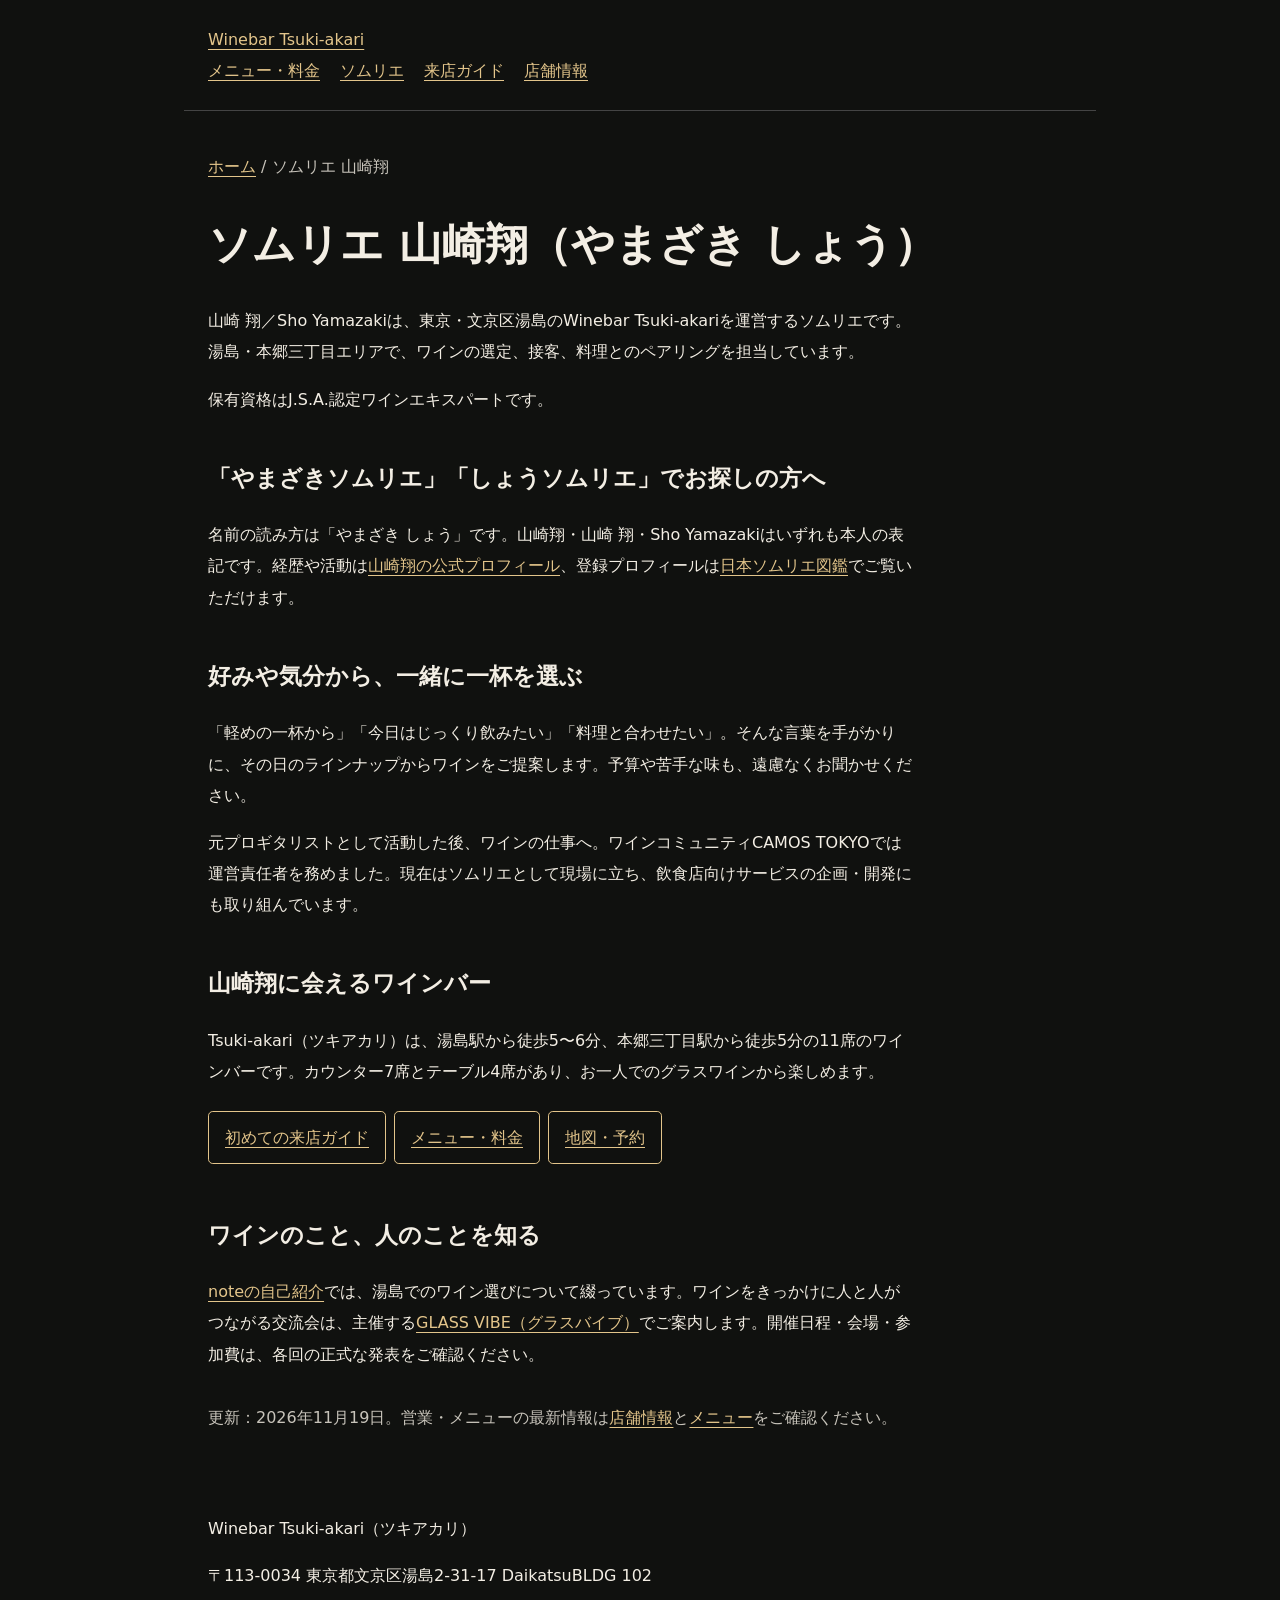
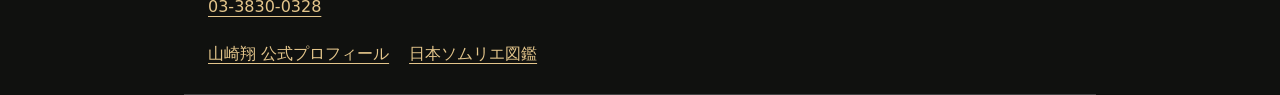
<file: sommelier/index.html>
<!doctype html>
<html lang="ja"><head><meta charset="utf-8"><meta name="viewport" content="width=device-width,initial-scale=1"><title>山崎翔（やまざきしょう）｜湯島・本郷のソムリエ｜Tsuki-akari</title><meta name="description" content="ソムリエ山崎翔（やまざき しょう／Sho Yamazaki）の紹介。湯島・本郷三丁目のワインバーTsuki-akariで、グラスワイン選びや料理とのペアリングをご案内します。"><link rel="canonical" href="https://tsuki-akari.tokyo/sommelier/"><meta property="og:type" content="website"><meta property="og:locale" content="ja_JP"><meta property="og:title" content="山崎翔（やまざきしょう）｜湯島・本郷のソムリエ｜Tsuki-akari"><meta property="og:description" content="ソムリエ山崎翔（やまざき しょう／Sho Yamazaki）の紹介。湯島・本郷三丁目のワインバーTsuki-akariで、グラスワイン選びや料理とのペアリングをご案内します。"><meta property="og:url" content="https://tsuki-akari.tokyo/sommelier/"><meta property="og:image" content="https://tsuki-akari.tokyo/assets/counter-hero-pc.webp"><meta name="twitter:card" content="summary_large_image"><link rel="icon" href="../assets/favicon.svg"><style>body{margin:0;background:#10110f;color:#f3eee4;font:1rem/1.95 system-ui,sans-serif}header,main,footer{max-width:54rem;margin:auto;padding:1.5rem}header,footer{border-bottom:1px solid #444}a{color:#e3c58b;text-underline-offset:.25em}nav{display:flex;flex-wrap:wrap;gap:1.25rem}h1{font-size:clamp(1.8rem,5vw,2.7rem);line-height:1.5}h2{font-size:1.45rem;margin-top:2.5rem}h3{font-size:1.1rem}p,li{max-width:44rem}img{width:100%;height:auto;border-radius:.5rem}dl{border-top:1px solid #555}dt{font-weight:700;margin-top:1rem}dd{margin:0 0 1rem}section{margin-block:2rem}.muted{color:#c7c3ba}.button{display:inline-block;padding:.6rem 1rem;border:1px solid #e3c58b;border-radius:.3rem;margin:.5rem .5rem .5rem 0}.skip{position:absolute;left:-9999px}.skip:focus{left:1rem;background:#10110f;padding:1rem}a:focus-visible{outline:3px solid #e3c58b;outline-offset:4px}</style><script type="application/ld+json">{"@context":"https://schema.org","@type":"ProfilePage","url":"https://tsuki-akari.tokyo/sommelier/","name":"ソムリエ 山崎翔","mainEntity":{"@type":"Person","@id":"https://sho-yamazaki.jp/#person","name":"山崎 翔","alternateName":["山崎翔","やまざき しょう","やまざきしょう","Sho Yamazaki"],"jobTitle":"ソムリエ／飲食DXプロデューサー","url":"https://sho-yamazaki.jp/profile/","sameAs":["https://japanese-sommelier-directory.jp/sommeliers/sommelier-f9677ac8f644","https://note.com/shoyamazaki_jp"],"worksFor":{"@id":"https://tsuki-akari.tokyo/#winebar"}}}</script></head><body><a class="skip" href="#main">本文へ移動</a><header><a href="/">Winebar Tsuki-akari</a><nav aria-label="メインナビゲーション"><a href="/menu/">メニュー・料金</a><a href="/sommelier/">ソムリエ</a><a href="/wine-guide/">来店ガイド</a><a href="/#information">店舗情報</a></nav></header><main id="main"><p class="muted"><a href="/">ホーム</a> / ソムリエ 山崎翔</p><h1>ソムリエ 山崎翔（やまざき しょう）</h1><p>山崎 翔／Sho Yamazakiは、東京・文京区湯島のWinebar Tsuki-akariを運営するソムリエです。湯島・本郷三丁目エリアで、ワインの選定、接客、料理とのペアリングを担当しています。</p><p>保有資格はJ.S.A.認定ワインエキスパートです。</p><section><h2>「やまざきソムリエ」「しょうソムリエ」でお探しの方へ</h2><p>名前の読み方は「やまざき しょう」です。山崎翔・山崎 翔・Sho Yamazakiはいずれも本人の表記です。経歴や活動は<a href="https://sho-yamazaki.jp/profile/">山崎翔の公式プロフィール</a>、登録プロフィールは<a href="https://japanese-sommelier-directory.jp/sommeliers/sommelier-f9677ac8f644">日本ソムリエ図鑑</a>でご覧いただけます。</p></section><section><h2>好みや気分から、一緒に一杯を選ぶ</h2><p>「軽めの一杯から」「今日はじっくり飲みたい」「料理と合わせたい」。そんな言葉を手がかりに、その日のラインナップからワインをご提案します。予算や苦手な味も、遠慮なくお聞かせください。</p><p>元プロギタリストとして活動した後、ワインの仕事へ。ワインコミュニティCAMOS TOKYOでは運営責任者を務めました。現在はソムリエとして現場に立ち、飲食店向けサービスの企画・開発にも取り組んでいます。</p></section><section><h2>山崎翔に会えるワインバー</h2><p>Tsuki-akari（ツキアカリ）は、湯島駅から徒歩5〜6分、本郷三丁目駅から徒歩5分の11席のワインバーです。カウンター7席とテーブル4席があり、お一人でのグラスワインから楽しめます。</p><p><a class="button" href="../wine-guide/">初めての来店ガイド</a><a class="button" href="../menu/">メニュー・料金</a><a class="button" href="https://maps.app.goo.gl/y2FB1BbQ5cuPFTFE9">地図・予約</a></p></section><section><h2>ワインのこと、人のことを知る</h2><p><a href="https://note.com/shoyamazaki_jp/n/na6c2dc7b15ae">noteの自己紹介</a>では、湯島でのワイン選びについて綴っています。ワインをきっかけに人と人がつながる交流会は、主催する<a href="https://glassvibe.tokyo/">GLASS VIBE（グラスバイブ）</a>でご案内します。開催日程・会場・参加費は、各回の正式な発表をご確認ください。</p></section><p class="muted">更新：2026年11月19日。営業・メニューの最新情報は<a href="/#information">店舗情報</a>と<a href="/menu/">メニュー</a>をご確認ください。</p></main><footer><p>Winebar Tsuki-akari（ツキアカリ）</p><p>〒113-0034 東京都文京区湯島2-31-17 DaikatsuBLDG 102<br><a href="tel:0338300328">03-3830-0328</a></p><nav><a href="https://sho-yamazaki.jp/profile/">山崎翔 公式プロフィール</a><a href="https://japanese-sommelier-directory.jp/sommeliers/sommelier-f9677ac8f644">日本ソムリエ図鑑</a></nav></footer></body></html>
</file>
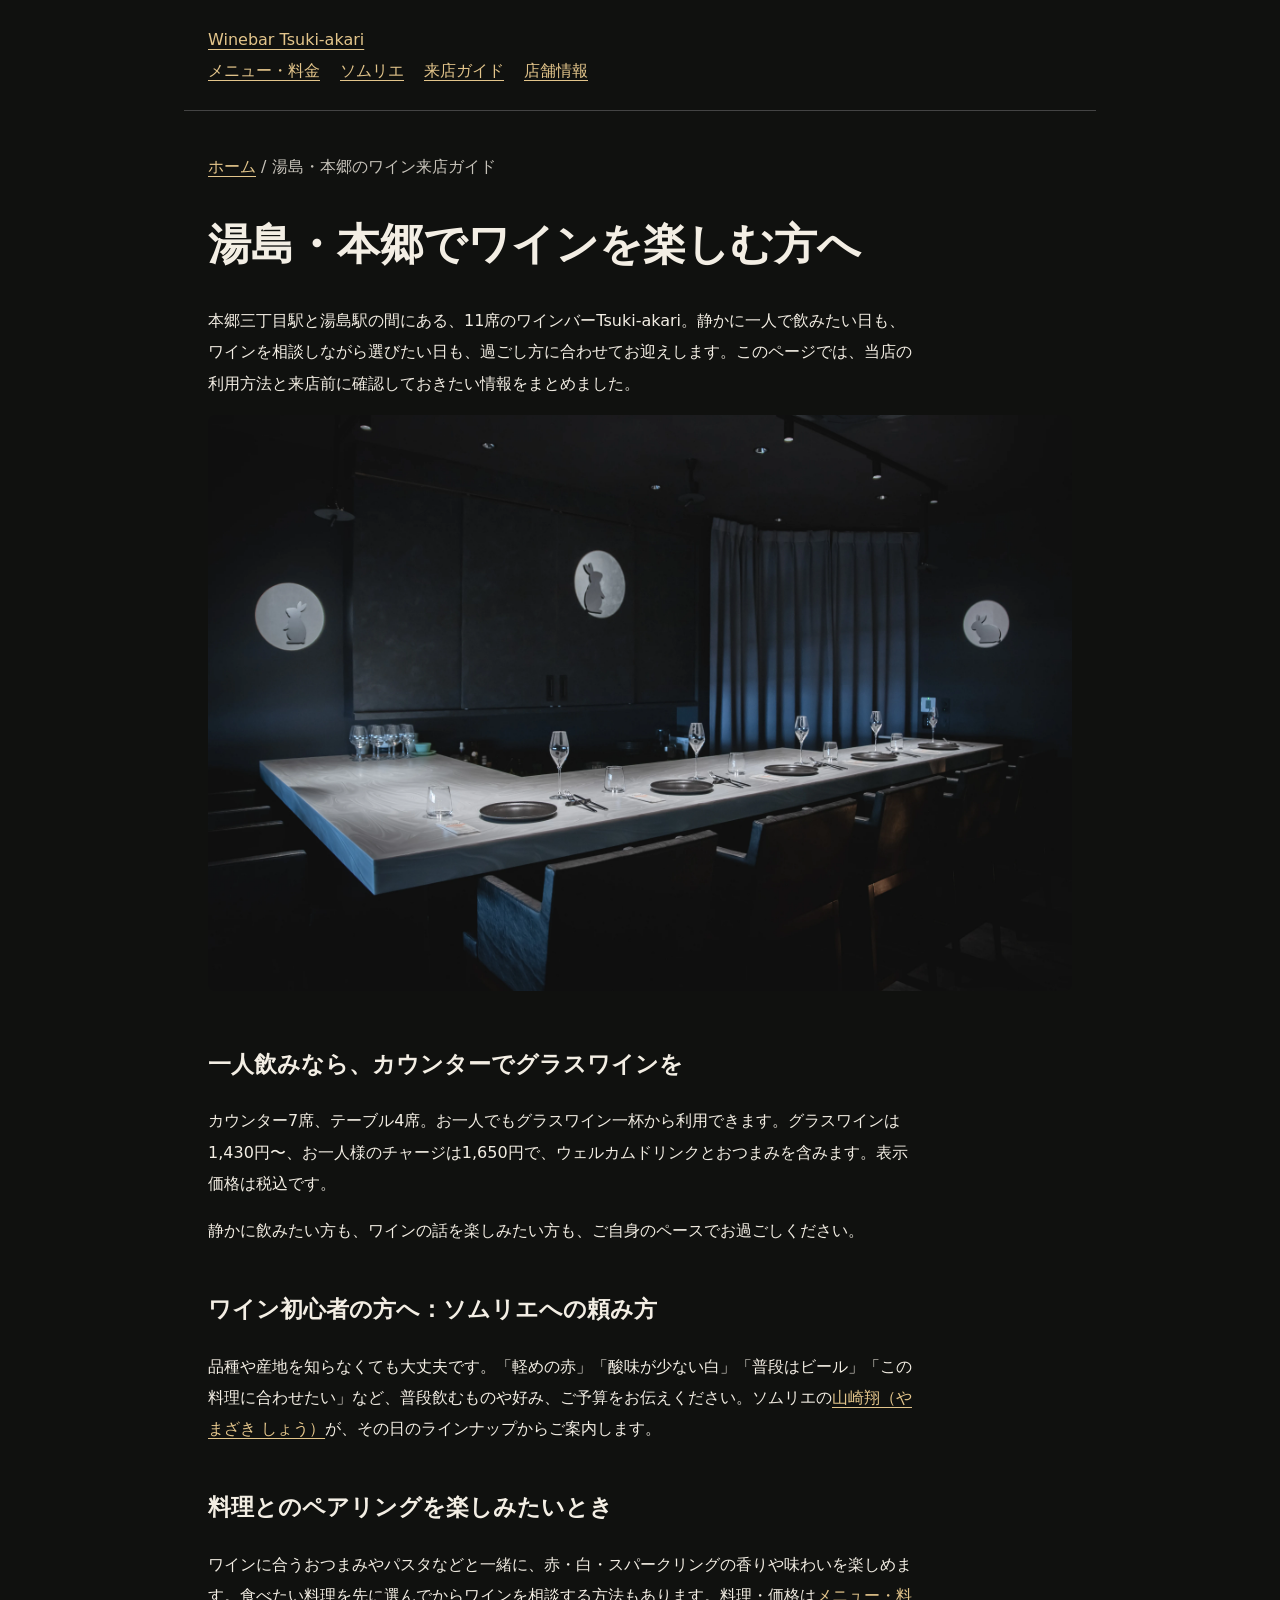
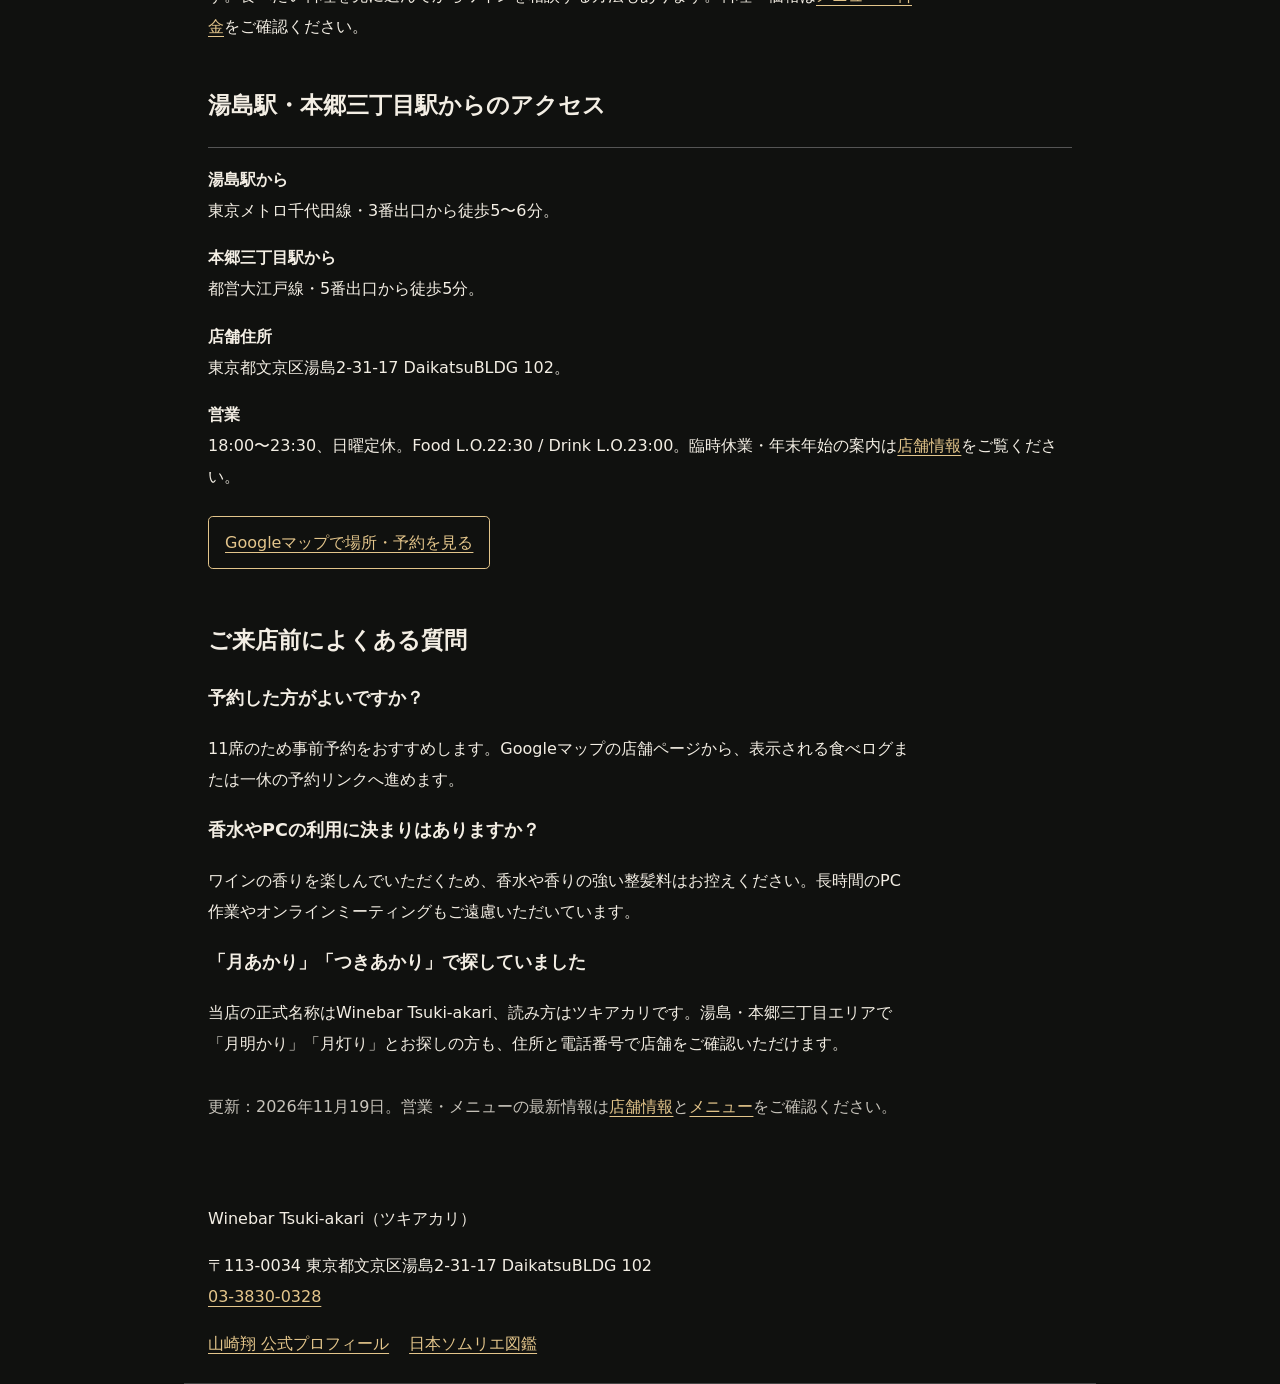
<file: wine-guide/index.html>
<!doctype html>
<html lang="ja"><head><meta charset="utf-8"><meta name="viewport" content="width=device-width,initial-scale=1"><title>湯島・本郷のワイン来店ガイド｜一人飲み・グラスワイン｜Tsuki-akari</title><meta name="description" content="湯島・本郷三丁目でワインを楽しむ方へ。11席のTsuki-akariの一人飲み、ソムリエへの相談、ペアリング、料金、駅からのアクセスを紹介します。"><link rel="canonical" href="https://tsuki-akari.tokyo/wine-guide/"><meta property="og:type" content="website"><meta property="og:locale" content="ja_JP"><meta property="og:title" content="湯島・本郷のワイン来店ガイド｜一人飲み・グラスワイン｜Tsuki-akari"><meta property="og:description" content="湯島・本郷三丁目でワインを楽しむ方へ。11席のTsuki-akariの一人飲み、ソムリエへの相談、ペアリング、料金、駅からのアクセスを紹介します。"><meta property="og:url" content="https://tsuki-akari.tokyo/wine-guide/"><meta property="og:image" content="https://tsuki-akari.tokyo/assets/counter-hero-pc.webp"><meta name="twitter:card" content="summary_large_image"><link rel="icon" href="../assets/favicon.svg"><style>body{margin:0;background:#10110f;color:#f3eee4;font:1rem/1.95 system-ui,sans-serif}header,main,footer{max-width:54rem;margin:auto;padding:1.5rem}header,footer{border-bottom:1px solid #444}a{color:#e3c58b;text-underline-offset:.25em}nav{display:flex;flex-wrap:wrap;gap:1.25rem}h1{font-size:clamp(1.8rem,5vw,2.7rem);line-height:1.5}h2{font-size:1.45rem;margin-top:2.5rem}h3{font-size:1.1rem}p,li{max-width:44rem}img{width:100%;height:auto;border-radius:.5rem}dl{border-top:1px solid #555}dt{font-weight:700;margin-top:1rem}dd{margin:0 0 1rem}section{margin-block:2rem}.muted{color:#c7c3ba}.button{display:inline-block;padding:.6rem 1rem;border:1px solid #e3c58b;border-radius:.3rem;margin:.5rem .5rem .5rem 0}.skip{position:absolute;left:-9999px}.skip:focus{left:1rem;background:#10110f;padding:1rem}a:focus-visible{outline:3px solid #e3c58b;outline-offset:4px}</style><script type="application/ld+json">{"@context":"https://schema.org","@type":"WebPage","url":"https://tsuki-akari.tokyo/wine-guide/","name":"湯島・本郷のワイン来店ガイド","about":{"@id":"https://tsuki-akari.tokyo/#winebar"}}</script></head><body><a class="skip" href="#main">本文へ移動</a><header><a href="/">Winebar Tsuki-akari</a><nav aria-label="メインナビゲーション"><a href="/menu/">メニュー・料金</a><a href="/sommelier/">ソムリエ</a><a href="/wine-guide/">来店ガイド</a><a href="/#information">店舗情報</a></nav></header><main id="main"><p class="muted"><a href="/">ホーム</a> / 湯島・本郷のワイン来店ガイド</p><h1>湯島・本郷でワインを楽しむ方へ</h1><p>本郷三丁目駅と湯島駅の間にある、11席のワインバーTsuki-akari。静かに一人で飲みたい日も、ワインを相談しながら選びたい日も、過ごし方に合わせてお迎えします。このページでは、当店の利用方法と来店前に確認しておきたい情報をまとめました。</p><img src="../assets/counter-hero-pc.webp" alt="湯島のワインバーTsuki-akariのカウンター席" width="3840" height="2560"><section><h2>一人飲みなら、カウンターでグラスワインを</h2><p>カウンター7席、テーブル4席。お一人でもグラスワイン一杯から利用できます。グラスワインは1,430円〜、お一人様のチャージは1,650円で、ウェルカムドリンクとおつまみを含みます。表示価格は税込です。</p><p>静かに飲みたい方も、ワインの話を楽しみたい方も、ご自身のペースでお過ごしください。</p></section><section><h2>ワイン初心者の方へ：ソムリエへの頼み方</h2><p>品種や産地を知らなくても大丈夫です。「軽めの赤」「酸味が少ない白」「普段はビール」「この料理に合わせたい」など、普段飲むものや好み、ご予算をお伝えください。ソムリエの<a href="../sommelier/">山崎翔（やまざき しょう）</a>が、その日のラインナップからご案内します。</p></section><section><h2>料理とのペアリングを楽しみたいとき</h2><p>ワインに合うおつまみやパスタなどと一緒に、赤・白・スパークリングの香りや味わいを楽しめます。食べたい料理を先に選んでからワインを相談する方法もあります。料理・価格は<a href="../menu/">メニュー・料金</a>をご確認ください。</p></section><section><h2>湯島駅・本郷三丁目駅からのアクセス</h2><dl><dt>湯島駅から</dt><dd>東京メトロ千代田線・3番出口から徒歩5〜6分。</dd><dt>本郷三丁目駅から</dt><dd>都営大江戸線・5番出口から徒歩5分。</dd><dt>店舗住所</dt><dd>東京都文京区湯島2-31-17 DaikatsuBLDG 102。</dd><dt>営業</dt><dd>18:00〜23:30、日曜定休。Food L.O.22:30 / Drink L.O.23:00。臨時休業・年末年始の案内は<a href="/#information">店舗情報</a>をご覧ください。</dd></dl><a class="button" href="https://maps.app.goo.gl/y2FB1BbQ5cuPFTFE9">Googleマップで場所・予約を見る</a></section><section><h2>ご来店前によくある質問</h2><h3>予約した方がよいですか？</h3><p>11席のため事前予約をおすすめします。Googleマップの店舗ページから、表示される食べログまたは一休の予約リンクへ進めます。</p><h3>香水やPCの利用に決まりはありますか？</h3><p>ワインの香りを楽しんでいただくため、香水や香りの強い整髪料はお控えください。長時間のPC作業やオンラインミーティングもご遠慮いただいています。</p><h3>「月あかり」「つきあかり」で探していました</h3><p>当店の正式名称はWinebar Tsuki-akari、読み方はツキアカリです。湯島・本郷三丁目エリアで「月明かり」「月灯り」とお探しの方も、住所と電話番号で店舗をご確認いただけます。</p></section><p class="muted">更新：2026年11月19日。営業・メニューの最新情報は<a href="/#information">店舗情報</a>と<a href="/menu/">メニュー</a>をご確認ください。</p></main><footer><p>Winebar Tsuki-akari（ツキアカリ）</p><p>〒113-0034 東京都文京区湯島2-31-17 DaikatsuBLDG 102<br><a href="tel:0338300328">03-3830-0328</a></p><nav><a href="https://sho-yamazaki.jp/profile/">山崎翔 公式プロフィール</a><a href="https://japanese-sommelier-directory.jp/sommeliers/sommelier-f9677ac8f644">日本ソムリエ図鑑</a></nav></footer></body></html>
</file>
<file: styles.css>
@import url('https://fonts.googleapis.com/css2?family=Cormorant+Garamond:wght@400;500&family=Noto+Serif+JP:wght@400;500&display=swap');

:root{--ink:#10110f;--charcoal:#171815;--paper:#e9e5dc;--muted:#aaa79e;--gold:#af9564;--line:rgba(233,229,220,.16);--serif:"Cormorant Garamond","Noto Serif JP",serif;--jp:"Noto Serif JP","Yu Mincho",serif}
*{box-sizing:border-box}html{scroll-behavior:smooth}body{margin:0;background:var(--ink);color:var(--paper);font-family:var(--jp);font-size:15px;line-height:2;letter-spacing:.06em}a{color:inherit;text-decoration:none}button{font:inherit}.sr-only{position:absolute;width:1px;height:1px;padding:0;margin:-1px;overflow:hidden;clip:rect(0,0,0,0);white-space:nowrap;border:0}.skip-link{position:fixed;z-index:999;top:-100px;left:1rem;background:var(--paper);color:var(--ink);padding:.7rem 1rem}.skip-link:focus{top:1rem}.site-header{position:fixed;z-index:20;top:0;left:0;width:100%;height:96px;padding:0 clamp(24px,5vw,80px);display:flex;align-items:center;justify-content:space-between;transition:.4s}.site-header.scrolled{height:70px;background:rgba(16,17,15,.9);backdrop-filter:blur(12px);border-bottom:1px solid var(--line)}.wordmark{font-family:var(--serif);font-size:21px;letter-spacing:.05em}.wordmark span{display:block;font-family:var(--jp);font-size:7px;text-transform:uppercase;letter-spacing:.35em;color:var(--gold)}.global-nav{display:flex;align-items:center;gap:clamp(18px,2.3vw,40px);font-family:var(--serif);font-size:14px;letter-spacing:.08em}.global-nav a{transition:color .3s}.global-nav a:hover,.global-nav a:focus-visible{color:var(--gold)}.nav-reserve{border:1px solid rgba(175,149,100,.7);padding:8px 20px}.menu-toggle{display:none;background:none;color:inherit;border:0;width:44px;height:44px}.menu-toggle i{display:block;width:24px;height:1px;background:currentColor;margin:7px auto}.hero{height:100svh;min-height:680px;position:relative;display:flex;align-items:center;padding:120px clamp(24px,10vw,160px) 80px;overflow:hidden;background:radial-gradient(circle at 73% 44%,#26251e 0,transparent 27%),linear-gradient(120deg,#10110f 40%,#1b1c18)}.hero:after{content:"";position:absolute;inset:0;background:linear-gradient(90deg,rgba(16,17,15,.45),transparent 55%),linear-gradient(0deg,rgba(16,17,15,.45),transparent 35%);pointer-events:none}.hero-art{position:absolute;inset:0}.moon{position:absolute;right:14vw;top:21%;width:min(33vw,480px);aspect-ratio:1;border-radius:50%;background:radial-gradient(circle at 35% 35%,#d0c9b8,#938870 48%,#35342e 72%);opacity:.24;box-shadow:0 0 100px rgba(193,174,133,.12)}.glow{position:absolute;right:0;bottom:-20%;width:55vw;height:55vw;border:1px solid rgba(175,149,100,.08);border-radius:50%}.hero-content{position:relative;z-index:2}.eyebrow{margin:0 0 20px;color:var(--gold);text-transform:uppercase;font-family:var(--serif);font-size:12px;letter-spacing:.3em}.brand-name{text-transform:none}.hero h1{margin:0;font:400 clamp(65px,9vw,140px)/.7 var(--serif);letter-spacing:-.045em}.hero h1 span{display:block;margin:0 0 19px 8px;font-family:var(--jp);font-size:clamp(9px,1vw,13px);line-height:1;letter-spacing:.42em;color:var(--paper);text-transform:uppercase}.hero-copy{margin:52px 0 38px;font-size:clamp(18px,1.7vw,26px);line-height:1.8;letter-spacing:.17em}.text-link{display:inline-flex;gap:32px;align-items:center;padding-bottom:6px;border-bottom:1px solid var(--gold);font-family:var(--serif);font-size:15px;letter-spacing:.08em}.scroll-cue{position:absolute;z-index:2;right:5vw;bottom:0;margin:0;font:11px var(--serif);letter-spacing:.2em;writing-mode:vertical-rl}.scroll-cue span{display:inline-block;width:1px;height:70px;margin-top:12px;background:linear-gradient(var(--gold),transparent)}.section{padding:clamp(100px,13vw,190px) clamp(24px,8vw,130px);position:relative}.section-label{display:flex;align-items:center;gap:18px;margin-bottom:clamp(65px,8vw,110px);color:#73746e;font:12px var(--serif);letter-spacing:.25em;text-transform:uppercase}.section-label span{color:var(--gold)}.section-label:after{content:"";height:1px;width:55px;background:var(--line)}h2{font:400 clamp(40px,5vw,76px)/1.35 var(--jp);letter-spacing:.08em;margin:0}.concept{min-height:820px;background:var(--paper);color:var(--ink);overflow:hidden}.concept .section-label{color:#77776f}.concept-copy{max-width:780px;margin-left:15vw}.body-copy{display:grid;grid-template-columns:1fr 1fr;gap:50px;margin-top:60px;font-size:14px}.concept-orbit{position:absolute;right:-100px;bottom:-150px;width:520px;height:520px;border:1px solid rgba(16,17,15,.12);border-radius:50%;display:grid;place-items:center;color:rgba(16,17,15,.13);font:italic 70px var(--serif)}.section-intro{display:flex;align-items:end;justify-content:space-between;margin-bottom:70px}.experience{background:#131411}.experience-grid{display:grid;grid-template-columns:repeat(3,1fr);border-top:1px solid var(--line);border-bottom:1px solid var(--line)}.experience-card{padding:55px clamp(18px,3vw,48px);min-height:320px;border-right:1px solid var(--line)}.experience-card:last-child{border:0}.experience-card>span{font:italic 16px var(--serif);color:var(--gold)}.experience-card h3{margin:85px 0 15px;font-weight:400;font-size:18px;letter-spacing:.15em}.experience-card p{color:var(--muted);font-size:13px}.wine{background:#1a1a17}.wine-layout{display:grid;grid-template-columns:minmax(300px,1fr) minmax(350px,.9fr);gap:clamp(50px,9vw,140px);align-items:center}.wine-visual{height:min(68vw,720px);position:relative;overflow:hidden;background:radial-gradient(ellipse at 40% 66%,rgba(144,96,64,.32),transparent 24%),linear-gradient(145deg,#24251f,#0b0c0a)}.wine-visual:before{content:"";position:absolute;width:22%;height:52%;bottom:12%;left:40%;border:1px solid rgba(233,229,220,.25);border-radius:48% 48% 35% 35%;box-shadow:inset 0 -80px 50px rgba(90,20,20,.35)}.wine-visual span{position:absolute;top:30px;left:30px;font:italic 17px/1.2 var(--serif);color:rgba(233,229,220,.35)}.wine-copy>p:not(.eyebrow){max-width:540px;color:var(--muted);margin:40px 0}.wine-points{padding:0;margin:35px 0 40px;list-style:none;border-top:1px solid var(--line)}.wine-points li{display:flex;gap:24px;padding:15px 0;border-bottom:1px solid var(--line);font:17px var(--serif);letter-spacing:.08em}.wine-points span{color:var(--gold);font-size:10px}.muted-link{color:var(--muted)}.sommelier{background:var(--paper);color:var(--ink)}.sommelier-layout{display:grid;grid-template-columns:.8fr 1fr;gap:clamp(50px,9vw,140px);align-items:end}.portrait-placeholder{height:min(60vw,680px);background:linear-gradient(160deg,#bdb7aa,#5c5b55 57%,#242521);position:relative;overflow:hidden}.portrait-placeholder:after{content:"";position:absolute;inset:10% 20% -15%;border-radius:45% 45% 0 0;background:linear-gradient(120deg,rgba(233,229,220,.11),rgba(0,0,0,.26))}.portrait-placeholder span{position:absolute;z-index:1;bottom:22px;right:25px;color:rgba(255,255,255,.4);font:italic 15px var(--serif)}.sommelier-copy{padding-bottom:35px}.sommelier-copy h2{font-size:clamp(34px,4vw,59px)}.sommelier-copy h2 small{display:block;margin-top:9px;font:italic 22px var(--serif);letter-spacing:.06em;color:#686861}.role{color:#826e4e;margin:25px 0 45px}.sommelier-copy>p:not(.eyebrow,.role){max-width:630px;font-size:14px}.sommelier-copy .text-link{margin-top:30px}.gallery{background:#121310}.gallery-grid{display:grid;grid-template-columns:1.5fr 1fr;grid-template-rows:repeat(2,280px);gap:18px}.gallery-item{margin:0;position:relative}.gallery-item--large{grid-row:1/3}.gallery-placeholder{height:100%;position:relative;background:radial-gradient(circle at 60% 45%,rgba(175,149,100,.16),transparent 20%),linear-gradient(145deg,#25261f,#121310);border:1px solid var(--line)}.gallery-placeholder.warm{background:radial-gradient(circle at 42% 60%,rgba(131,58,37,.3),transparent 25%),linear-gradient(135deg,#26221c,#11120f)}.gallery-placeholder.plate{background:radial-gradient(ellipse at 52% 52%,#4a4a42 0 19%,#242520 20% 31%,#161713 32%)}.gallery-placeholder span{position:absolute;top:20px;left:22px;color:var(--gold);font:11px var(--serif)}.gallery-placeholder small{position:absolute;bottom:20px;right:22px;color:#777;font:italic 14px var(--serif)}.gallery-item figcaption{position:absolute;left:22px;bottom:15px;font-size:11px;letter-spacing:.15em;color:#aaa}.information{background:#191a17}.info-layout{display:grid;grid-template-columns:.75fr 1.25fr;gap:clamp(50px,10vw,150px)}.info-note{color:var(--muted);font-size:12px;margin-top:30px}.info-list{margin:0}.info-list div{display:grid;grid-template-columns:140px 1fr;border-bottom:1px solid var(--line);padding:18px 0}.info-list dt{font:14px var(--serif);color:var(--gold)}.info-list dd{margin:0;color:#9a9a93;font-size:13px}.reservation{padding:clamp(120px,16vw,220px) 24px;text-align:center;background:radial-gradient(circle at 50% 48%,#29271f,transparent 42%),#0d0e0c}.reservation-inner{max-width:850px;margin:auto}.reservation h2{font-size:clamp(45px,6vw,82px)}.reservation-inner>p:not(.eyebrow){color:var(--muted);margin:35px 0}.reservation-actions{display:flex;justify-content:center;gap:14px;margin-top:45px}.button{width:250px;min-height:70px;padding:13px 20px;border:1px solid var(--gold);background:var(--gold);color:var(--ink);display:flex;justify-content:center;align-items:center;gap:12px;font:15px var(--serif);letter-spacing:.08em;transition:background-color .3s,color .3s,border-color .3s}.button:hover,.button:focus-visible{background:#c0a875;border-color:#c0a875}.button--ghost{border-color:var(--line);background:transparent;color:var(--paper)}.button--ghost:hover,.button--ghost:focus-visible{background:rgba(233,229,220,.06);border-color:var(--gold);color:var(--paper)}.site-footer{padding:70px clamp(24px,6vw,90px) 30px;background:#090a08;display:grid;grid-template-columns:1fr 1fr;gap:60px}.footer-brand>p:last-child{font-size:11px;color:#777}.site-footer nav{display:flex;flex-direction:column;align-items:flex-end;gap:10px;font:16px var(--serif)}.site-footer nav small{color:#686861;font:9px var(--jp);margin-left:10px}.copyright{grid-column:1/-1;padding-top:30px;border-top:1px solid var(--line);color:#555;font:10px var(--serif)}.reveal{opacity:0;transform:translateY(28px);transition:opacity .9s ease,transform .9s ease}.reveal.is-visible{opacity:1;transform:none}
@media(max-width:820px){.site-header{height:75px}.menu-toggle{display:block;position:relative;z-index:2}.global-nav{position:fixed;inset:0;background:#10110f;display:flex;flex-direction:column;justify-content:center;gap:26px;font-size:22px;opacity:0;visibility:hidden;transition:.35s}.global-nav.open{opacity:1;visibility:visible}.menu-toggle[aria-expanded="true"] i:first-of-type{transform:translateY(4px) rotate(45deg)}.menu-toggle[aria-expanded="true"] i:last-of-type{transform:translateY(-4px) rotate(-45deg)}.hero{padding-left:8vw}.moon{width:70vw;right:-20vw;top:20%}.hero h1{font-size:clamp(54px,16vw,95px)}.concept-copy{margin-left:0}.body-copy{grid-template-columns:1fr;gap:10px}.experience-grid{grid-template-columns:1fr}.experience-card{min-height:0;border-right:0;border-bottom:1px solid var(--line)}.experience-card h3{margin-top:35px}.wine-layout,.sommelier-layout,.info-layout{grid-template-columns:1fr}.wine-visual{height:110vw;max-height:620px}.sommelier-layout{align-items:start}.portrait-placeholder{height:115vw;max-height:650px}.gallery-grid{grid-template-columns:1fr;grid-template-rows:460px 260px 260px}.gallery-item--large{grid-row:auto}.site-footer{grid-template-columns:1fr}.site-footer nav{align-items:flex-start}.copyright{grid-column:auto}}
@media(max-width:520px){body{font-size:14px}.section{padding-left:22px;padding-right:22px}.section-label{margin-bottom:55px}.hero{min-height:620px}.hero h1{font-size:15vw}.hero-copy{font-size:16px}.concept-orbit{width:360px;height:360px}.section-intro{display:block}.gallery-grid{grid-template-rows:380px 230px 230px}.reservation-actions{flex-direction:column;align-items:center}.button{width:min(100%,320px)}}
@media(prefers-reduced-motion:reduce){html{scroll-behavior:auto}.reveal{opacity:1;transform:none;transition:none}*{animation:none!important}}

/* Actual venue photography */
img{max-width:100%;height:auto}
.hero-art{background-image:linear-gradient(90deg,rgba(8,9,8,.92) 0%,rgba(8,9,8,.62) 38%,rgba(8,9,8,.15) 72%),linear-gradient(0deg,rgba(8,9,8,.76),transparent 50%),url("assets/counter-hero-pc.webp");background-size:cover;background-position:center}
.hero:after{background:linear-gradient(90deg,rgba(9,10,9,.42),transparent 55%),linear-gradient(0deg,rgba(9,10,9,.55),transparent 36%)}
.concept{padding-bottom:clamp(120px,15vw,220px)}
.concept-copy{position:relative;z-index:2}
.concept-image{width:min(100%,960px);margin:clamp(72px,8vw,112px) auto 0;position:relative;z-index:1}
.concept-image img{display:block;width:100%;aspect-ratio:3/2;object-fit:cover;object-position:center 58%}
.concept-image figcaption,.entrance-image figcaption{margin-top:14px;font:12px var(--serif);letter-spacing:.14em;color:#65665f}
.concept-image figcaption span{color:#8b734b;margin-right:22px;text-transform:uppercase}
.wine-layout,.sommelier-layout,.gallery-grid,.info-layout{width:100%;max-width:1240px;margin-inline:auto}
.wine-visual,.portrait-placeholder{margin:0}
.wine-visual{width:min(100%,520px);height:auto;max-height:none;aspect-ratio:4/5;justify-self:center}
.portrait-placeholder{width:min(100%,520px);height:auto;max-height:none;aspect-ratio:4/5;justify-self:center}
.wine-visual img,.portrait-placeholder img,.gallery-item img,.entrance-image img{display:block;width:100%;height:100%;object-fit:cover;transition:transform 1.2s cubic-bezier(.2,.7,.2,1)}
.wine-visual:hover img,.portrait-placeholder:hover img,.gallery-item:hover img{transform:scale(1.025)}
.wine-visual img{object-position:center}
.wine-visual figcaption,.portrait-placeholder figcaption{position:absolute;left:24px;bottom:18px;color:rgba(255,255,255,.72);font:italic 13px var(--serif);letter-spacing:.1em;text-shadow:0 1px 12px #000}
.portrait-placeholder img{object-position:center}
.gallery-item{overflow:hidden;background:#090a08}
.gallery-item:after{content:"";position:absolute;inset:35% 0 0;background:linear-gradient(transparent,rgba(5,6,5,.82));pointer-events:none}
.gallery-item figcaption{z-index:2;right:20px;display:flex;align-items:end;justify-content:space-between;color:var(--paper)}
.gallery-item figcaption span{font:10px var(--serif);color:var(--gold);letter-spacing:.16em;text-transform:uppercase}
.gallery-grid{grid-template-columns:repeat(3,minmax(0,1fr));grid-template-rows:none;gap:clamp(18px,2vw,28px)}
.gallery-item,.gallery-item--large{grid-row:auto;aspect-ratio:3/2}
.information{padding-bottom:clamp(100px,13vw,190px);overflow:hidden}
.entrance-image{width:min(100%,620px);margin:clamp(72px,8vw,112px) auto 0}
.entrance-image img{aspect-ratio:4/5;object-position:center}
.entrance-image figcaption{padding:0;color:#777}
@media(max-width:820px){.hero-art{background-image:linear-gradient(90deg,rgba(8,9,8,.78),rgba(8,9,8,.22)),linear-gradient(0deg,rgba(8,9,8,.75),transparent 60%),url("assets/counter-hero-mobile.webp");background-position:58% center}.concept-image{width:100%}.wine-visual img{object-position:58% center}.portrait-placeholder{width:min(72vw,480px)}.gallery-grid{grid-template-columns:repeat(2,minmax(0,1fr));grid-template-rows:none}.gallery-item figcaption{flex-direction:column;align-items:flex-start;gap:3px}}
@media(max-width:520px){.hero{align-items:flex-end;padding-bottom:15vh}.hero-art{background-position:57% center}.hero-copy{margin:35px 0 28px}.concept-image{width:100%}.concept-image img{aspect-ratio:3/2}.wine-visual,.portrait-placeholder,.entrance-image{width:min(86vw,380px);aspect-ratio:4/5}.gallery-grid{grid-template-columns:1fr;grid-template-rows:none;gap:20px}.gallery-item,.gallery-item--large{aspect-ratio:3/2}.gallery-item figcaption{font-size:10px}}
.wine-visual:before,.portrait-placeholder:after{display:none}

/* Keep the desktop rhythm spacious without leaving long empty transitions. */
@media(min-width:821px){
  .experience{padding-bottom:clamp(120px,9vw,145px)}
  .wine{padding-top:clamp(120px,9vw,145px);padding-bottom:clamp(120px,9vw,145px)}
  .sommelier{padding-top:clamp(120px,9vw,145px);padding-bottom:clamp(120px,9vw,145px)}
  .gallery{padding-top:clamp(120px,9vw,145px)}
  .reservation{padding-bottom:clamp(110px,8vw,140px)}
}

/* Instagram: frame the hosted Elfsight feed without altering the widget itself. */
.instagram{background:#10110f;padding-top:clamp(105px,9vw,145px);padding-bottom:clamp(105px,10vw,160px);overflow:hidden}
.instagram .section-label{margin-bottom:clamp(36px,4.2vw,58px)}
.instagram .section-intro{max-width:1080px;margin:0 auto clamp(30px,3.6vw,52px)}
.instagram .section-intro h2{font-family:var(--serif);font-size:clamp(38px,4vw,58px);letter-spacing:.055em}
.instagram-feed{width:100%;max-width:1080px;min-width:0;margin-inline:auto;padding-bottom:clamp(32px,3.5vw,48px);overflow:hidden}

/* Guest information: a quiet note on sharing the intimate space. */
.guest-information{background:var(--paper);color:var(--ink);overflow:hidden}
.guest-information:before{content:"Information";position:absolute;top:clamp(90px,10vw,145px);right:-.04em;color:rgba(16,17,15,.035);font:400 clamp(90px,17vw,250px)/1 var(--serif);letter-spacing:-.04em;pointer-events:none}
.guest-information .section-label{position:relative;color:#77776f}
.guest-information__heading{position:relative;width:min(100%,930px);margin:0 auto clamp(70px,8vw,115px)}
.guest-information__heading h2{font-size:clamp(38px,5vw,66px)}
.guest-information__lead{max-width:760px;margin:clamp(35px,4vw,54px) 0 0 auto;color:#55564f;font-size:14px;line-height:2.35}
.etiquette-list{width:min(100%,980px);margin-inline:auto;border-top:1px solid rgba(16,17,15,.17)}
.etiquette-item{display:grid;grid-template-columns:72px minmax(0,1fr);gap:clamp(22px,4vw,58px);padding:clamp(32px,4vw,48px) clamp(4px,2vw,24px);border-bottom:1px solid rgba(16,17,15,.14)}
.etiquette-item__number{margin:0;color:#9a8156;font:italic 16px/1.7 var(--serif);letter-spacing:.08em}
.etiquette-item h3{margin:0 0 13px;font-size:16px;font-weight:400;letter-spacing:.14em}
.etiquette-item p:not(.etiquette-item__number){max-width:720px;margin:0;color:#62635d;font-size:13px;line-height:2.15}
.guest-information__closing{width:min(100%,800px);margin:clamp(70px,8vw,110px) auto 0;text-align:center}
.guest-information__closing span{display:block;width:1px;height:55px;margin:0 auto 34px;background:linear-gradient(transparent,#a88e60)}
.guest-information__closing p{margin:0;font-size:14px;line-height:2.4;letter-spacing:.1em}

/* Persistent booking action */
.floating-reserve{position:fixed;z-index:1000;right:clamp(18px,2.5vw,38px);bottom:clamp(18px,2.5vw,34px);display:grid;grid-template-columns:1fr auto;grid-template-rows:auto auto;column-gap:24px;align-items:center;width:240px;min-height:68px;padding:11px 18px 11px 20px;border:1px solid rgba(175,149,100,.86);background:rgba(16,17,15,.94);color:var(--paper);box-shadow:0 10px 35px rgba(0,0,0,.32);backdrop-filter:blur(12px);transition:background-color .3s,border-color .3s,transform .3s}
.floating-reserve__label{font:9px/1.2 var(--serif);letter-spacing:.24em;text-transform:uppercase;color:var(--gold)}
.floating-reserve__text{font-size:13px;line-height:1.6;letter-spacing:.12em}
.floating-reserve__arrow{grid-column:2;grid-row:1/3;color:var(--gold);font:18px/1 var(--serif)}
.floating-reserve:hover,.floating-reserve:focus-visible{background:#1e1e19;border-color:#c0a875;transform:translateY(-2px)}
.floating-reserve:focus-visible{outline:2px solid var(--paper);outline-offset:3px}
.site-footer{padding-bottom:clamp(115px,10vw,145px)}

@media(max-width:980px) and (min-width:821px){.global-nav{gap:14px;font-size:13px}.nav-reserve{padding-inline:14px}}
@media(max-width:520px){
  .instagram{padding-top:88px;padding-bottom:96px}
  .instagram .section-label{margin-bottom:34px}
  .instagram .section-intro{margin-bottom:28px}
  .instagram .section-intro h2{font-size:36px}
  .instagram-feed{width:calc(100% + 4px);margin-left:-2px;padding-bottom:28px}
  .floating-reserve{right:12px;bottom:calc(12px + env(safe-area-inset-bottom));left:12px;width:auto;min-height:58px;padding:8px 16px 8px 18px;column-gap:18px}
  .floating-reserve__label{font-size:8px}
  .floating-reserve__text{font-size:13px}
  .site-footer{padding-bottom:calc(105px + env(safe-area-inset-bottom))}
  .guest-information:before{top:105px;font-size:26vw}
  .guest-information__heading{margin-bottom:62px}
  .guest-information__heading h2{font-size:34px;letter-spacing:.06em}
  .guest-information__lead{font-size:13px;line-height:2.2}
  .guest-information__lead br{display:none}
  .etiquette-item{grid-template-columns:34px 1fr;gap:14px;padding:30px 0}
  .etiquette-item h3{font-size:14px;line-height:1.8;letter-spacing:.1em}
  .etiquette-item p:not(.etiquette-item__number){font-size:12px;line-height:2.1}
  .guest-information__closing{margin-top:65px;text-align:left}
  .guest-information__closing span{margin-left:0;height:42px}
  .guest-information__closing p{font-size:13px;line-height:2.3}
  .guest-information__closing br{display:none}
}

/* Editorial notes: generous typography, with a compact reading measure. */
.editorial-section{display:grid;grid-template-columns:minmax(230px,.72fr) minmax(340px,1fr);column-gap:clamp(70px,11vw,180px);align-items:start;background:#0d0e0c;overflow:hidden}
.editorial-section:after{content:"";position:absolute;right:clamp(22px,8vw,130px);bottom:0;width:1px;height:clamp(70px,8vw,110px);background:linear-gradient(transparent,var(--gold))}
.editorial-section .section-label{grid-column:1/-1;margin-bottom:clamp(58px,7vw,90px)}
.editorial-heading{position:sticky;top:130px}
.editorial-heading h2{font-size:clamp(37px,4.4vw,65px);line-height:1.55;letter-spacing:.1em}
.editorial-copy{max-width:620px;padding-top:clamp(48px,7vw,92px);color:#b8b5ad;font-size:14px;line-height:2.3}
.editorial-copy p{margin:0 0 2.15em}
.editorial-copy p:last-child{margin-bottom:0}
.editorial-lead{color:var(--paper);font-size:clamp(16px,1.45vw,20px);line-height:2.15;letter-spacing:.1em}
.philosophy{background:linear-gradient(115deg,#0d0e0c 0%,#151610 100%)}
.philosophy:before{content:"Philosophy";position:absolute;right:-.02em;top:28%;color:rgba(233,229,220,.025);font:400 clamp(90px,16vw,235px)/1 var(--serif);pointer-events:none}
.philosophy-copy{position:relative}
.editorial-section--light{background:var(--paper);color:var(--ink)}
.editorial-section--light .section-label{color:#77776f}
.editorial-section--light .editorial-copy{color:#575851}
.editorial-section--light .editorial-lead{color:var(--ink)}
.spoken-words{padding:clamp(20px,3vw,34px) 0 clamp(20px,3vw,34px) clamp(22px,3vw,42px);border-left:1px solid rgba(175,149,100,.65);color:#393a35;font-size:clamp(15px,1.3vw,18px);line-height:2.15}
.spoken-words span{display:inline-block;margin-top:8px;color:#77776f;font-size:12px}
.wine-selection{background:radial-gradient(circle at 18% 70%,#24231d 0,transparent 24%),#11120f}

/* FAQ uses native details/summary for a restrained, keyboard-accessible accordion. */
.faq{background:#151612}
.faq .section-label{margin-bottom:clamp(58px,7vw,90px)}
.faq-layout{width:min(100%,1120px);margin-inline:auto;display:grid;grid-template-columns:minmax(230px,.65fr) minmax(480px,1.35fr);gap:clamp(60px,9vw,140px);align-items:start}
.faq-heading{position:sticky;top:130px}
.faq-heading h2{font-size:clamp(29px,3.5vw,48px);line-height:1.6}
.faq-heading h2 span{display:block;color:var(--paper);font:400 clamp(58px,7vw,95px)/1 var(--serif);letter-spacing:.04em}
.faq-list{border-top:1px solid var(--line)}
.faq-list details{border-bottom:1px solid var(--line)}
.faq-list summary{position:relative;display:grid;grid-template-columns:32px 1fr;gap:18px;padding:27px 48px 27px 4px;cursor:pointer;list-style:none;font-size:14px;line-height:1.8;letter-spacing:.09em}
.faq-list summary::-webkit-details-marker{display:none}
.faq-list summary:after{content:"＋";position:absolute;right:5px;top:27px;color:var(--gold);font:18px/1.8 var(--jp);transition:transform .3s}
.faq-list details[open] summary:after{transform:rotate(45deg)}
.faq-list summary span,.faq-answer>span{color:var(--gold);font:italic 16px/1.8 var(--serif)}
.faq-answer{display:grid;grid-template-columns:32px 1fr;gap:18px;padding:0 48px 30px 4px;color:#aaa9a2;font-size:13px;line-height:2.15}
.faq-answer p{grid-column:2;margin:0}
.faq-answer p+p{margin-top:15px}
.faq-answer a{color:var(--paper);border-bottom:1px solid var(--gold)}
.faq-list summary:focus-visible{outline:1px solid var(--gold);outline-offset:-2px}

@media(max-width:820px){
  .editorial-section{grid-template-columns:1fr;column-gap:0}
  .editorial-heading,.faq-heading{position:static}
  .editorial-copy{width:min(100%,620px);margin-left:auto;padding-top:55px}
  .faq-layout{grid-template-columns:1fr;gap:55px}
  .faq-list{margin-left:clamp(0px,6vw,55px)}
}
@media(max-width:520px){
  .editorial-section .section-label,.faq .section-label{margin-bottom:50px}
  .editorial-heading h2{font-size:32px;line-height:1.6}
  .editorial-copy{padding-top:42px;font-size:13px;line-height:2.2}
  .editorial-lead{font-size:15px}
  .editorial-copy br{display:none}
  .spoken-words br{display:block}
  .spoken-words{padding-left:20px;font-size:15px}
  .faq-layout{gap:42px}
  .faq-heading h2{font-size:25px}
  .faq-heading h2 span{font-size:55px}
  .faq-list{margin-left:0}
  .faq-list summary{grid-template-columns:25px 1fr;gap:10px;padding:24px 34px 24px 0;font-size:13px;letter-spacing:.06em}
  .faq-list summary:after{right:0;top:24px}
  .faq-answer{grid-template-columns:25px 1fr;gap:10px;padding:0 4px 25px 0;font-size:12px}
  .faq-answer br{display:none}
}

/* Home navigation and concise pricing */
.site-header--home .nav-destination{display:flex;flex-direction:column;align-items:center;gap:5px;line-height:1.2;white-space:nowrap}
.site-header--home .nav-destination span{color:var(--muted);font:10px/1.4 var(--jp);letter-spacing:.08em}
.wine-pricing{margin:0 0 30px}
.wine-pricing dl{margin:0}
.wine-pricing dl div{display:flex;justify-content:space-between;gap:16px;padding:8px 0;font-size:14px}
.wine-pricing dt{font-weight:400}
.wine-pricing dd{margin:0;color:var(--gold);white-space:nowrap}
.wine-pricing p{margin:12px 0 0;color:var(--muted);font-size:12px;line-height:2}
@media(min-width:821px){.site-header--home .global-nav{gap:clamp(14px,1.6vw,26px)}}
@media(min-width:821px) and (max-width:1100px){
  .site-header--home{padding-inline:24px}
  .site-header--home .global-nav{gap:14px;font-size:13px}
  .site-header--home .nav-reserve{padding-inline:14px}
}
@media(max-width:820px){
  .site-header--home .global-nav{gap:20px;overflow-y:auto;padding:85px 24px 110px;justify-content:safe center}
  .site-header--home .global-nav>a{flex-shrink:0}
  .site-header--home .nav-destination span{font-size:11px}
}

.access-intro{margin:0 0 8px}
.access-routes{margin:0;padding:0;list-style:none}
.access-routes li + li{margin-top:4px}
.access-routes a{color:var(--paper);text-decoration:underline;text-underline-offset:.2em}
.access-routes a:hover,.access-routes a:focus-visible{color:var(--gold)}

.sommelier-note-link{text-decoration:underline;text-underline-offset:.2em}

/* Menu page */
.global-nav .is-current{color:var(--gold)}
.menu-hero{min-height:clamp(420px,60svh,620px);display:grid;place-items:center;padding:130px 24px 80px;text-align:center;background:radial-gradient(circle at 50% 30%,#25241e 0,transparent 35%),#10110f;border-bottom:1px solid var(--line)}
.menu-hero h1{margin:0;font:400 clamp(68px,11vw,140px)/1 var(--serif);letter-spacing:.14em;text-indent:.14em}
.menu-hero p{margin:30px 0 0;color:var(--muted);font:13px/1.9 var(--serif);letter-spacing:.2em}
.menu-content{width:min(100%,960px);margin-inline:auto;padding:clamp(90px,11vw,150px) clamp(24px,6vw,70px) clamp(110px,13vw,180px)}
.menu-intro{max-width:700px;margin:0 auto clamp(90px,11vw,140px);text-align:center;color:#c4c0b7;font-size:14px;line-height:2.3}
.menu-list{width:min(100%,760px);margin-inline:auto}
.menu-category{margin-bottom:clamp(68px,8vw,96px)}
.menu-category h2{margin:0 0 26px;color:var(--gold);font:400 21px/1.2 var(--serif);letter-spacing:.22em}
.menu-category dl{margin:0}
.menu-category dl div{display:grid;grid-template-columns:minmax(0,auto) minmax(24px,1fr) auto;align-items:baseline;gap:14px;padding:13px 0}
.menu-category dl div:after{content:"";grid-column:2;grid-row:1;border-bottom:1px dotted rgba(233,229,220,.28);transform:translateY(-.3em)}
.menu-category dt{grid-column:1;min-width:0;font-size:15px;letter-spacing:.1em;overflow-wrap:anywhere}
.menu-category dd{grid-column:3;margin:0;text-align:right;white-space:nowrap;font:18px/1.5 var(--serif);letter-spacing:.05em}
.menu-category__note{margin:8px 0 0;color:var(--muted);font-size:11px;letter-spacing:.08em}
.menu-notes{width:min(100%,760px);margin:clamp(80px,10vw,120px) auto 0;padding:28px 0 0;border-top:1px solid var(--line);list-style:none;color:#85857e;font-size:11px;line-height:2}
.menu-notes li:before{content:"・"}
@media(max-width:520px){.menu-hero{min-height:390px;padding-top:105px}.menu-hero h1{font-size:58px}.menu-content{padding-inline:22px}.menu-intro{text-align:left}.menu-intro br{display:none}.menu-category dl div{gap:9px}.menu-category dt{font-size:13px;letter-spacing:.05em}.menu-category dd{font-size:16px}.menu-category h2{font-size:19px}}
</file>
